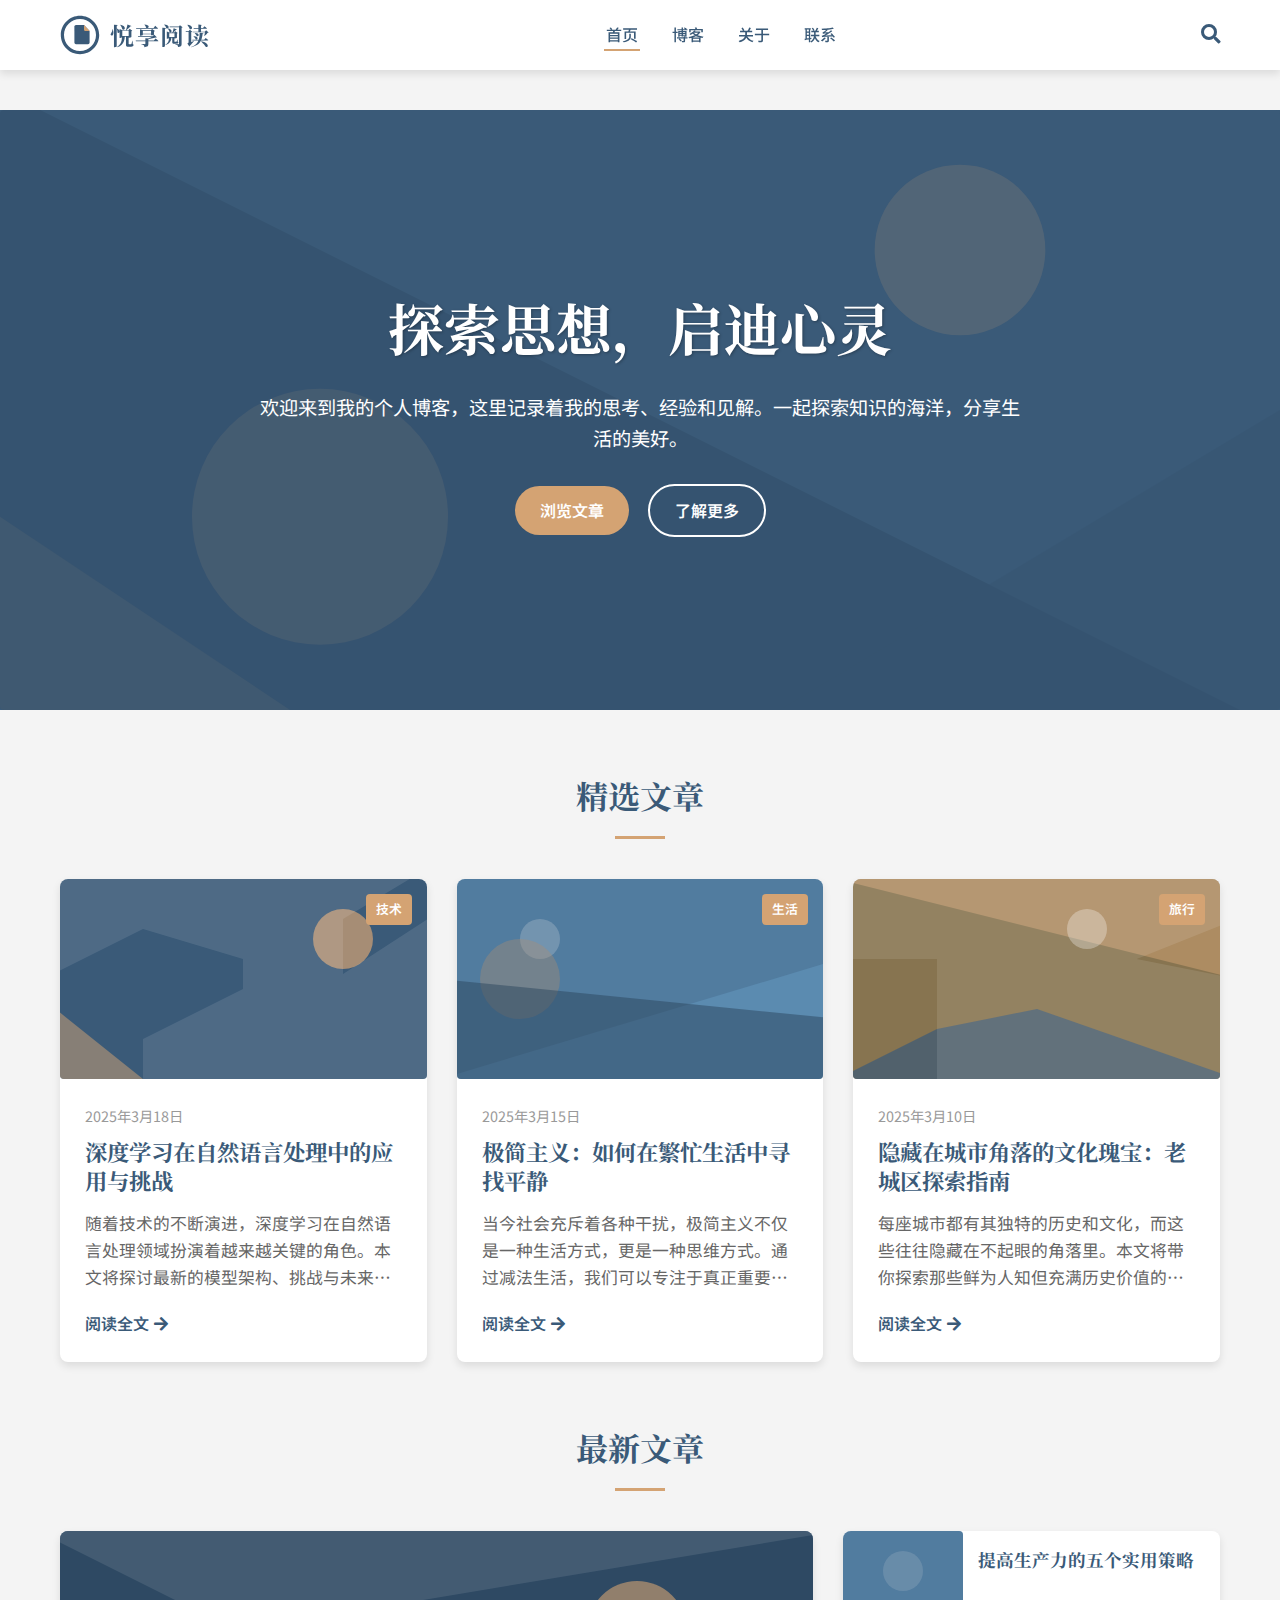
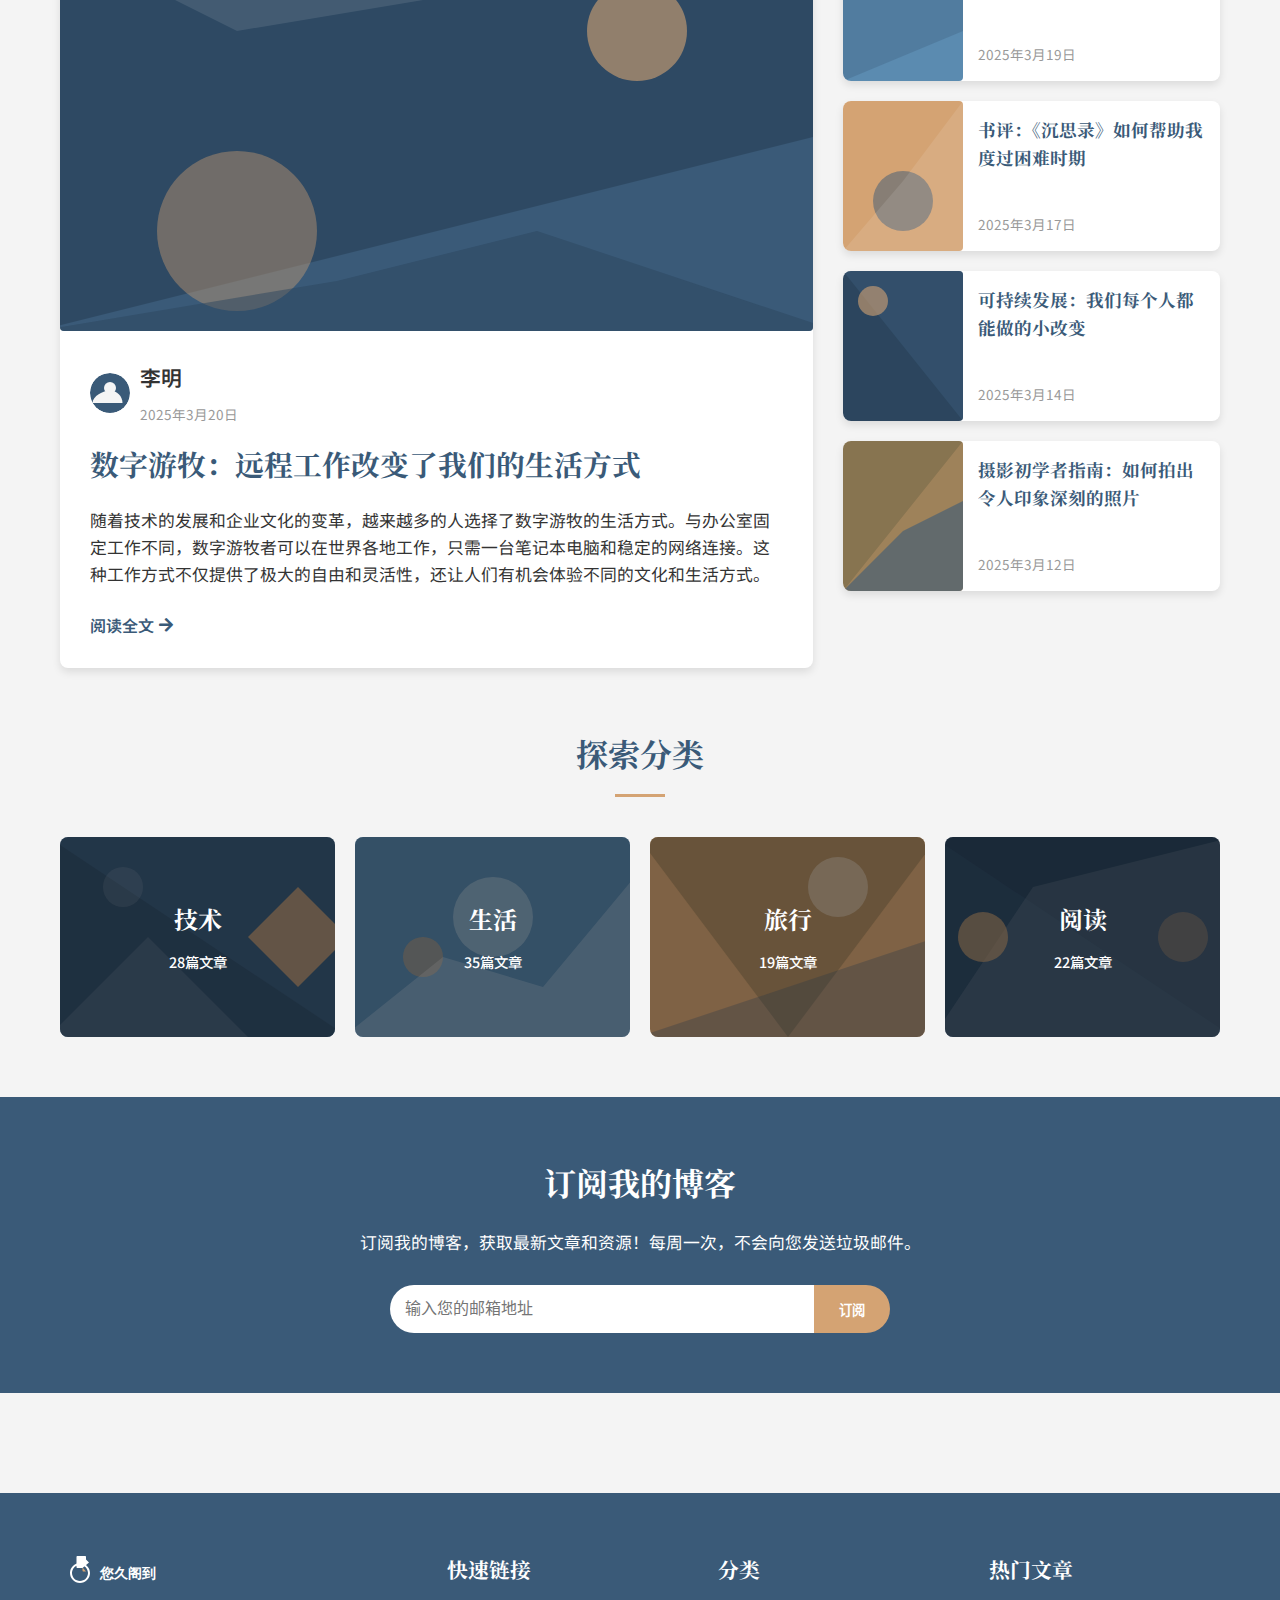
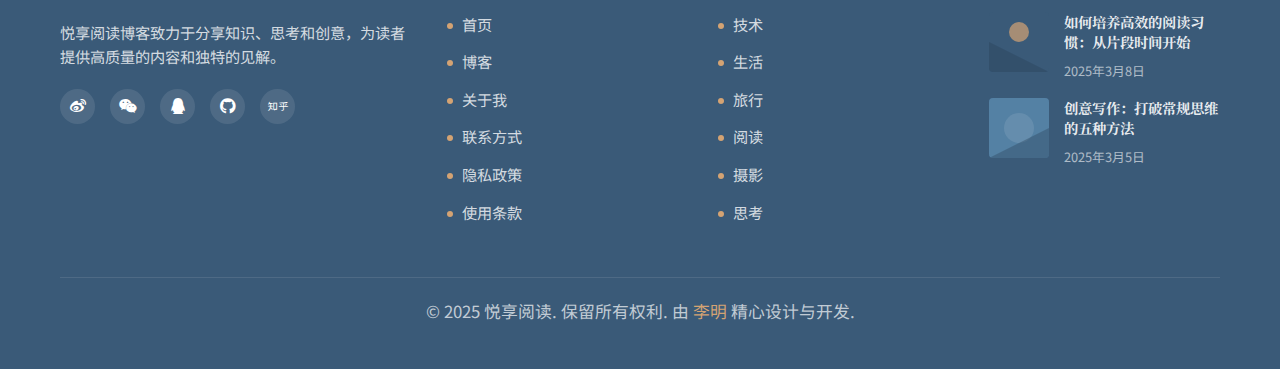
<file: data/index.html>
<!DOCTYPE html>
<html lang="zh-CN">
<head>
    <meta charset="UTF-8">
    <meta name="viewport" content="width=device-width, initial-scale=1.0">
    <title>悦享阅读 | 个人博客</title>
    <style>
        /* 基础样式 */
        :root {
            --primary-color: #3a5a78;
            --secondary-color: #f4f4f4;
            --accent-color: #d4a373;
            --text-color: #333;
            --light-text: #666;
            --very-light-text: #999;
            --white: #fff;
            --black: #111;
            --nav-height: 70px;
            --footer-height: 250px;
            --transition: all 0.3s ease;
            --box-shadow: 0 4px 8px rgba(0, 0, 0, 0.1);
            --font-heading: 'Noto Serif SC', serif;
            --font-body: 'Noto Sans SC', sans-serif;
        }

        * {
            margin: 0;
            padding: 0;
            box-sizing: border-box;
        }

        body {
            font-family: var(--font-body);
            color: var(--text-color);
            line-height: 1.6;
            background-color: var(--secondary-color);
            overflow-x: hidden;
        }

        /* 排版 */
        h1, h2, h3, h4, h5, h6 {
            font-family: var(--font-heading);
            font-weight: 700;
            margin-bottom: 1rem;
            color: var(--primary-color);
        }

        h1 {
            font-size: 2.5rem;
        }

        h2 {
            font-size: 2rem;
        }

        h3 {
            font-size: 1.75rem;
        }

        p {
            margin-bottom: 1.5rem;
            font-size: 1.05rem;
        }

        a {
            text-decoration: none;
            color: var(--primary-color);
            transition: var(--transition);
        }

        a:hover {
            color: var(--accent-color);
        }

        img {
            max-width: 100%;
            height: auto;
            border-radius: 4px;
        }

        .container {
            width: 100%;
            max-width: 1200px;
            margin: 0 auto;
            padding: 0 20px;
        }

        /* 导航栏 */
        header {
            background-color: var(--white);
            box-shadow: var(--box-shadow);
            position: fixed;
            top: 0;
            left: 0;
            width: 100%;
            z-index: 100;
            transition: var(--transition);
        }

        header.scrolled {
            background-color: rgba(255, 255, 255, 0.95);
        }

        .navbar {
            display: flex;
            justify-content: space-between;
            align-items: center;
            height: var(--nav-height);
        }

        .logo {
            display: flex;
            align-items: center;
        }

        .logo img {
            height: 40px;
            margin-right: 10px;
        }

        .logo a {
            font-family: var(--font-heading);
            font-size: 1.5rem;
            font-weight: 700;
            letter-spacing: 1px;
            color: var(--primary-color);
        }

        .nav-links {
            display: flex;
            list-style: none;
        }

        .nav-links li {
            margin-left: 30px;
            position: relative;
        }

        .nav-links a {
            font-size: 1rem;
            font-weight: 500;
            position: relative;
            padding: 5px 2px;
        }

        .nav-links a::after {
            content: '';
            position: absolute;
            bottom: 0;
            left: 0;
            width: 0;
            height: 2px;
            background-color: var(--accent-color);
            transition: width 0.3s ease;
        }

        .nav-links a:hover::after,
        .nav-links a.active::after {
            width: 100%;
        }

        .nav-links .dropdown {
            position: relative;
        }

        .dropdown-content {
            position: absolute;
            top: 100%;
            left: -20px;
            background-color: var(--white);
            min-width: 180px;
            box-shadow: var(--box-shadow);
            border-radius: 4px;
            opacity: 0;
            visibility: hidden;
            transform: translateY(10px);
            transition: var(--transition);
            z-index: 1;
            padding: 10px 0;
        }

        .dropdown:hover .dropdown-content {
            opacity: 1;
            visibility: visible;
            transform: translateY(0);
        }

        .dropdown-content a {
            display: block;
            padding: 10px 20px;
            color: var(--text-color);
            font-weight: 400;
        }

        .dropdown-content a:hover {
            background-color: rgba(0, 0, 0, 0.03);
        }

        .burger {
            display: none;
            cursor: pointer;
        }

        .burger div {
            width: 25px;
            height: 3px;
            background-color: var(--primary-color);
            margin: 5px;
            transition: var(--transition);
        }

        /* 搜索框 */
        .search-box {
            display: flex;
            align-items: center;
            position: relative;
        }

        .search-toggle {
            background: none;
            border: none;
            color: var(--primary-color);
            font-size: 1.2rem;
            cursor: pointer;
            transition: var(--transition);
        }

        .search-toggle:hover {
            color: var(--accent-color);
        }

        .search-form {
            position: absolute;
            right: 0;
            top: 100%;
            width: 300px;
            background-color: var(--white);
            box-shadow: var(--box-shadow);
            border-radius: 4px;
            padding: 15px;
            display: none;
            z-index: 10;
        }

        .search-form.active {
            display: block;
            animation: fadeIn 0.3s ease;
        }

        .search-form input {
            width: 100%;
            padding: 10px;
            border: 1px solid #ddd;
            border-radius: 4px;
            font-size: 1rem;
        }

        /* 主内容区 */
        main {
            margin-top: var(--nav-height);
            min-height: calc(100vh - var(--nav-height) - var(--footer-height));
            padding: 40px 0;
        }

        /* 英雄区域 */
        .hero {
            height: 600px;
            display: flex;
            align-items: center;
            justify-content: center;
            position: relative;
            background-color: var(--primary-color);
            color: var(--white);
            margin-bottom: 60px;
            overflow: hidden;
        }

        .hero-img {
            position: absolute;
            top: 0;
            left: 0;
            width: 100%;
            height: 100%;
            object-fit: cover;
            opacity: 0.3;
        }

        .hero-content {
            position: relative;
            z-index: 1;
            text-align: center;
            max-width: 800px;
            padding: 0 20px;
        }

        .hero h1 {
            font-size: 3.5rem;
            margin-bottom: 20px;
            color: var(--white);
            text-shadow: 1px 1px 3px rgba(0, 0, 0, 0.3);
        }

        .hero p {
            font-size: 1.2rem;
            margin-bottom: 30px;
        }

        .btn {
            display: inline-block;
            padding: 12px 25px;
            background-color: var(--accent-color);
            color: var(--white);
            border-radius: 30px;
            font-weight: 600;
            transition: var(--transition);
            border: none;
            cursor: pointer;
        }

        .btn:hover {
            background-color: darken(var(--accent-color), 10%);
            transform: translateY(-2px);
            box-shadow: 0 5px 15px rgba(0, 0, 0, 0.1);
        }

        .btn-outline {
            background-color: transparent;
            border: 2px solid var(--white);
            margin-left: 15px;
        }

        .btn-outline:hover {
            background-color: var(--white);
            color: var(--primary-color);
        }

        /* 特色内容 */
        .featured {
            margin-bottom: 60px;
        }

        .section-title {
            text-align: center;
            margin-bottom: 40px;
            position: relative;
        }

        .section-title:after {
            content: '';
            display: block;
            width: 50px;
            height: 3px;
            background-color: var(--accent-color);
            margin: 15px auto 0;
        }

        .featured-grid {
            display: grid;
            grid-template-columns: repeat(3, 1fr);
            gap: 30px;
        }

        .featured-post {
            background-color: var(--white);
            border-radius: 8px;
            overflow: hidden;
            box-shadow: var(--box-shadow);
            transition: var(--transition);
        }

        .featured-post:hover {
            transform: translateY(-5px);
            box-shadow: 0 10px 20px rgba(0, 0, 0, 0.1);
        }

        .featured-img {
            height: 200px;
            position: relative;
            overflow: hidden;
        }

        .featured-img img {
            width: 100%;
            height: 100%;
            object-fit: cover;
            transition: transform 0.5s ease;
        }

        .featured-post:hover .featured-img img {
            transform: scale(1.05);
        }

        .featured-label {
            position: absolute;
            top: 15px;
            right: 15px;
            background-color: var(--accent-color);
            color: var(--white);
            padding: 5px 10px;
            border-radius: 4px;
            font-size: 0.8rem;
            font-weight: 600;
        }

        .featured-content {
            padding: 25px;
        }

        .featured-date {
            color: var(--very-light-text);
            font-size: 0.9rem;
            margin-bottom: 10px;
            display: block;
        }

        .featured-title {
            font-size: 1.4rem;
            margin-bottom: 15px;
            line-height: 1.3;
        }

        .featured-excerpt {
            color: var(--light-text);
            margin-bottom: 20px;
            display: -webkit-box;
            -webkit-line-clamp: 3;
            -webkit-box-orient: vertical;
            overflow: hidden;
        }

        .read-more {
            font-weight: 600;
            display: inline-flex;
            align-items: center;
        }

        .read-more i {
            margin-left: 5px;
            transition: transform 0.3s ease;
        }

        .read-more:hover i {
            transform: translateX(5px);
        }

        /* 最新文章 */
        .latest-posts {
            margin-bottom: 60px;
        }

        .posts-grid {
            display: grid;
            grid-template-columns: 2fr 1fr;
            gap: 30px;
        }

        .main-post {
            background-color: var(--white);
            border-radius: 8px;
            overflow: hidden;
            box-shadow: var(--box-shadow);
        }

        .main-post-img {
            height: 400px;
        }

        .main-post-img img {
            width: 100%;
            height: 100%;
            object-fit: cover;
        }

        .main-post-content {
            padding: 30px;
        }

        .post-meta {
            display: flex;
            align-items: center;
            margin-bottom: 15px;
        }

        .author-img {
            width: 40px;
            height: 40px;
            border-radius: 50%;
            object-fit: cover;
            margin-right: 10px;
        }

        .post-info span {
            display: block;
        }

        .author-name {
            font-weight: 600;
        }

        .post-date {
            font-size: 0.85rem;
            color: var(--very-light-text);
        }

        .main-post-title {
            font-size: 1.8rem;
            margin-bottom: 20px;
        }

        .main-post-excerpt {
            margin-bottom: 25px;
        }

        .sidebar-posts {
            display: flex;
            flex-direction: column;
            gap: 20px;
        }

        .sidebar-post {
            background-color: var(--white);
            border-radius: 8px;
            box-shadow: var(--box-shadow);
            overflow: hidden;
            display: flex;
            height: 150px;
        }

        .sidebar-post-img {
            flex: 0 0 120px;
        }

        .sidebar-post-img img {
            width: 100%;
            height: 100%;
            object-fit: cover;
        }

        .sidebar-post-content {
            padding: 15px;
            flex: 1;
            display: flex;
            flex-direction: column;
            justify-content: space-between;
        }

        .sidebar-post-title {
            font-size: 1.1rem;
            margin-bottom: 5px;
            display: -webkit-box;
            -webkit-line-clamp: 2;
            -webkit-box-orient: vertical;
            overflow: hidden;
        }

        .sidebar-post-date {
            font-size: 0.85rem;
            color: var(--very-light-text);
        }

        /* 分类部分 */
        .categories {
            margin-bottom: 60px;
        }

        .categories-grid {
            display: grid;
            grid-template-columns: repeat(4, 1fr);
            gap: 20px;
        }

        .category-card {
            position: relative;
            border-radius: 8px;
            height: 200px;
            overflow: hidden;
            display: flex;
            align-items: center;
            justify-content: center;
            text-align: center;
            color: var(--white);
            transition: var(--transition);
        }

        .category-card:hover {
            transform: translateY(-5px);
        }

        .category-card::before {
            content: '';
            position: absolute;
            top: 0;
            left: 0;
            width: 100%;
            height: 100%;
            background-color: rgba(0, 0, 0, 0.4);
            transition: var(--transition);
        }

        .category-card:hover::before {
            background-color: rgba(0, 0, 0, 0.6);
        }

        .category-card img {
            position: absolute;
            top: 0;
            left: 0;
            width: 100%;
            height: 100%;
            object-fit: cover;
            z-index: -1;
        }

        .category-content {
            position: relative;
            z-index: 1;
            padding: 20px;
        }

        .category-title {
            font-size: 1.5rem;
            color: var(--white);
            margin-bottom: 10px;
        }

        .category-count {
            font-size: 0.9rem;
            font-weight: 500;
        }

        /* 订阅部分 */
        .subscribe {
            background-color: var(--primary-color);
            padding: 60px 0;
            color: var(--white);
            text-align: center;
            margin-bottom: 60px;
        }

        .subscribe h2 {
            color: var(--white);
            margin-bottom: 20px;
        }

        .subscribe p {
            max-width: 600px;
            margin: 0 auto 30px;
        }

        .subscribe-form {
            display: flex;
            max-width: 500px;
            margin: 0 auto;
        }

        .subscribe-form input {
            flex: 1;
            padding: 15px;
            border: none;
            border-radius: 30px 0 0 30px;
            font-size: 1rem;
        }

        .subscribe-form button {
            padding: 0 25px;
            background-color: var(--accent-color);
            color: var(--white);
            border: none;
            border-radius: 0 30px 30px 0;
            font-weight: 600;
            cursor: pointer;
            transition: var(--transition);
        }

        .subscribe-form button:hover {
            background-color: darken(var(--accent-color), 10%);
        }

        /* 博客列表页 */
        .blog-header {
            padding: 100px 0 50px;
            text-align: center;
            background-color: var(--primary-color);
            color: var(--white);
            margin-bottom: 50px;
        }

        .blog-header h1 {
            color: var(--white);
            margin-bottom: 20px;
        }

        .blog-description {
            max-width: 700px;
            margin: 0 auto;
            font-size: 1.1rem;
        }

        .filter-bar {
            display: flex;
            justify-content: space-between;
            align-items: center;
            margin-bottom: 30px;
            background-color: var(--white);
            padding: 15px 25px;
            border-radius: 8px;
            box-shadow: var(--box-shadow);
        }

        .filter-options {
            display: flex;
            gap: 15px;
        }

        .filter-btn {
            background: none;
            border: none;
            font-size: 0.9rem;
            color: var(--light-text);
            cursor: pointer;
            transition: var(--transition);
            padding: 5px 10px;
            border-radius: 4px;
        }

        .filter-btn:hover,
        .filter-btn.active {
            background-color: var(--accent-color);
            color: var(--white);
        }

        .sort-options {
            position: relative;
        }

        .sort-btn {
            display: flex;
            align-items: center;
            gap: 5px;
            background: none;
            border: none;
            font-size: 0.9rem;
            color: var(--text-color);
            cursor: pointer;
        }

        .sort-dropdown {
            position: absolute;
            top: 100%;
            right: 0;
            background-color: var(--white);
            box-shadow: var(--box-shadow);
            border-radius: 4px;
            width: 180px;
            display: none;
            z-index: 10;
        }

        .sort-dropdown.active {
            display: block;
        }

        .sort-option {
            display: block;
            padding: 10px 15px;
            font-size: 0.9rem;
            transition: var(--transition);
        }

        .sort-option:hover {
            background-color: rgba(0, 0, 0, 0.03);
        }

        .blog-grid {
            display: grid;
            grid-template-columns: repeat(3, 1fr);
            gap: 30px;
            margin-bottom: 50px;
        }

        .blog-card {
            background-color: var(--white);
            border-radius: 8px;
            overflow: hidden;
            box-shadow: var(--box-shadow);
            transition: var(--transition);
        }

        .blog-card:hover {
            transform: translateY(-5px);
            box-shadow: 0 10px 20px rgba(0, 0, 0, 0.1);
        }

        .blog-card-img {
            height: 200px;
        }

        .blog-card-img img {
            width: 100%;
            height: 100%;
            object-fit: cover;
            transition: transform 0.5s ease;
        }

        .blog-card:hover .blog-card-img img {
            transform: scale(1.05);
        }

        .blog-card-content {
            padding: 25px;
        }

        .blog-card-meta {
            display: flex;
            justify-content: space-between;
            margin-bottom: 15px;
            color: var(--very-light-text);
            font-size: 0.85rem;
        }

        .blog-card-title {
            font-size: 1.4rem;
            margin-bottom: 15px;
            line-height: 1.3;
            display: -webkit-box;
            -webkit-line-clamp: 2;
            -webkit-box-orient: vertical;
            overflow: hidden;
        }

        .blog-card-excerpt {
            color: var(--light-text);
            margin-bottom: 20px;
            display: -webkit-box;
            -webkit-line-clamp: 3;
            -webkit-box-orient: vertical;
            overflow: hidden;
        }

        .pagination {
            display: flex;
            justify-content: center;
            margin-top: 50px;
        }

        .pagination-btn {
            display: inline-flex;
            align-items: center;
            justify-content: center;
            width: 40px;
            height: 40px;
            margin: 0 5px;
            border-radius: 50%;
            background-color: var(--white);
            color: var(--text-color);
            font-weight: 600;
            box-shadow: var(--box-shadow);
            transition: var(--transition);
        }

        .pagination-btn:hover,
        .pagination-btn.active {
            background-color: var(--primary-color);
            color: var(--white);
        }

        .pagination-dots {
            display: flex;
            align-items: center;
            margin: 0 5px;
        }

        /* 文章详情页 */
        .article-header {
            position: relative;
            height: 500px;
            display: flex;
            align-items: center;
            justify-content: center;
            text-align: center;
            color: var(--white);
            margin-bottom: 40px;
        }

        .article-header::before {
            content: '';
            position: absolute;
            top: 0;
            left: 0;
            width: 100%;
            height: 100%;
            background-color: rgba(0, 0, 0, 0.5);
        }

        .article-header-img {
            position: absolute;
            top: 0;
            left: 0;
            width: 100%;
            height: 100%;
            object-fit: cover;
            z-index: -1;
        }

        .article-header-content {
            position: relative;
            z-index: 1;
            max-width: 800px;
            padding: 0 20px;
        }

        .article-category {
            display: inline-block;
            background-color: var(--accent-color);
            color: var(--white);
            padding: 5px 15px;
            border-radius: 30px;
            font-size: 0.9rem;
            font-weight: 600;
            margin-bottom: 20px;
        }

        .article-title {
            font-size: 3rem;
            margin-bottom: 20px;
            color: var(--white);
        }

        .article-meta {
            display: flex;
            justify-content: center;
            align-items: center;
            margin-bottom: 20px;
        }

        .article-author {
            display: flex;
            align-items: center;
            margin-right: 30px;
        }

        .article-date,
        .article-views,
        .article-comments {
            display: flex;
            align-items: center;
            margin-right: 20px;
            font-size: 0.9rem;
        }

        .article-meta i {
            margin-right: 5px;
        }

        .article-wrapper {
            display: grid;
            grid-template-columns: 1fr 300px;
            gap: 30px;
        }

        .article-content {
            background-color: var(--white);
            border-radius: 8px;
            padding: 40px;
            box-shadow: var(--box-shadow);
        }

        .article-text p {
            margin-bottom: 20px;
            font-size: 1.1rem;
            line-height: 1.8;
        }

        .article-text h2 {
            margin-top: 40px;
            margin-bottom: 20px;
            font-size: 1.8rem;
        }

        .article-text h3 {
            margin-top: 30px;
            margin-bottom: 15px;
            font-size: 1.5rem;
        }

        .article-text img {
            margin: 30px 0;
            display: block;
        }

        .article-text blockquote {
            border-left: 4px solid var(--accent-color);
            padding: 15px 20px;
            margin: 30px 0;
            background-color: rgba(0, 0, 0, 0.03);
            font-style: italic;
            color: var(--light-text);
        }

        .article-text ul,
        .article-text ol {
            margin: 20px 0;
            padding-left: 20px;
        }

        .article-text li {
            margin-bottom: 10px;
            line-height: 1.6;
        }

        .article-text a {
            border-bottom: 1px dashed var(--accent-color);
        }

        .article-text a:hover {
            border-bottom-style: solid;
        }

        .article-text .code-block {
            background-color: #f8f8f8;
            padding: 20px;
            border-radius: 4px;
            margin: 30px 0;
            font-family: 'Courier New', Courier, monospace;
            overflow-x: auto;
        }

        .article-tags {
            margin-top: 40px;
            display: flex;
            flex-wrap: wrap;
            gap: 10px;
        }

        .article-tag {
            display: inline-block;
            background-color: rgba(0, 0, 0, 0.05);
            color: var(--light-text);
            padding: 5px 15px;
            border-radius: 30px;
            font-size: 0.85rem;
            transition: var(--transition);
        }

        .article-tag:hover {
            background-color: var(--accent-color);
            color: var(--white);
        }

        .article-share {
            margin-top: 30px;
            display: flex;
            align-items: center;
            padding-top: 30px;
            border-top: 1px solid rgba(0, 0, 0, 0.1);
        }

        .share-title {
            margin-right: 20px;
            font-weight: 600;
        }

        .share-buttons {
            display: flex;
            gap: 15px;
        }

        .share-button {
            display: inline-flex;
            align-items: center;
            justify-content: center;
            width: 40px;
            height: 40px;
            border-radius: 50%;
            background-color: rgba(0, 0, 0, 0.05);
            color: var(--light-text);
            transition: var(--transition);
        }

        .share-button:hover {
            background-color: var(--primary-color);
            color: var(--white);
        }

        .article-author-bio {
            margin-top: 50px;
            padding: 30px;
            background-color: rgba(0, 0, 0, 0.02);
            border-radius: 8px;
            display: flex;
            align-items: center;
        }

        .author-bio-img {
            width: 80px;
            height: 80px;
            border-radius: 50%;
            margin-right: 20px;
        }

        .author-bio-content h4 {
            margin-bottom: 10px;
        }

        .author-bio-content p {
            margin-bottom: 15px;
            font-size: 0.95rem;
        }

        .author-social {
            display: flex;
            gap: 10px;
        }

        .author-social a {
            display: inline-flex;
            align-items: center;
            justify-content: center;
            width: 30px;
            height: 30px;
            border-radius: 50%;
            background-color: rgba(0, 0, 0, 0.1);
            color: var(--text-color);
            transition: var(--transition);
        }

        .author-social a:hover {
            background-color: var(--primary-color);
            color: var(--white);
        }

        .article-comments-section {
            margin-top: 50px;
        }

        .comments-title {
            margin-bottom: 30px;
            display: flex;
            align-items: center;
            justify-content: space-between;
        }

        .comments-count {
            font-size: 1.2rem;
            font-weight: 600;
        }

        .comments-sort {
            font-size: 0.9rem;
            color: var(--light-text);
            cursor: pointer;
        }

        .comment {
            display: flex;
            margin-bottom: 30px;
        }

        .comment-avatar {
            width: 50px;
            height: 50px;
            border-radius: 50%;
            margin-right: 20px;
        }

        .comment-content {
            flex: 1;
        }

        .comment-header {
            display: flex;
            justify-content: space-between;
            margin-bottom: 10px;
        }

        .comment-author {
            font-weight: 600;
        }

        .comment-date {
            font-size: 0.85rem;
            color: var(--very-light-text);
        }

        .comment-text {
            margin-bottom: 15px;
            font-size: 0.95rem;
            line-height: 1.6;
        }

        .comment-actions {
            display: flex;
            gap: 20px;
        }

        .comment-action {
            display: flex;
            align-items: center;
            font-size: 0.85rem;
            color: var(--light-text);
            cursor: pointer;
        }

        .comment-action i {
            margin-right: 5px;
        }

        .comment-action:hover {
            color: var(--accent-color);
        }

        .comment-replies {
            margin-left: 70px;
            margin-top: 20px;
        }

        .comment-form {
            margin-top: 40px;
        }

        .comment-form h3 {
            margin-bottom: 20px;
        }

        .form-group {
            margin-bottom: 20px;
        }

        .form-group label {
            display: block;
            margin-bottom: 8px;
            font-weight: 500;
        }

        .form-group input,
        .form-group textarea {
            width: 100%;
            padding: 12px 15px;
            border: 1px solid #ddd;
            border-radius: 4px;
            font-size: 1rem;
            transition: var(--transition);
        }

        .form-group input:focus,
        .form-group textarea:focus {
            border-color: var(--primary-color);
            outline: none;
        }

        .form-group textarea {
            min-height: 150px;
            resize: vertical;
        }

        /* 侧边栏 */
        .sidebar {
            position: sticky;
            top: calc(var(--nav-height) + 30px);
            height: fit-content;
        }

        .sidebar-widget {
            background-color: var(--white);
            border-radius: 8px;
            overflow: hidden;
            box-shadow: var(--box-shadow);
            margin-bottom: 30px;
        }

        .widget-title {
            padding: 20px;
            background-color: var(--primary-color);
            color: var(--white);
            font-size: 1.2rem;
            margin: 0;
        }

        .widget-content {
            padding: 20px;
        }

        .author-widget {
            text-align: center;
        }

        .author-avatar {
            width: 100px;
            height: 100px;
            border-radius: 50%;
            margin: 0 auto 15px;
            border: 5px solid rgba(0, 0, 0, 0.05);
        }

        .author-name {
            font-size: 1.3rem;
            margin-bottom: 10px;
        }

        .author-bio {
            font-size: 0.95rem;
            color: var(--light-text);
            margin-bottom: 20px;
        }

        .social-links {
            display: flex;
            justify-content: center;
            gap: 15px;
            margin-bottom: 15px;
        }

        .social-link {
            display: inline-flex;
            align-items: center;
            justify-content: center;
            width: 35px;
            height: 35px;
            border-radius: 50%;
            background-color: rgba(0, 0, 0, 0.05);
            color: var(--light-text);
            transition: var(--transition);
        }

        .social-link:hover {
            background-color: var(--primary-color);
            color: var(--white);
        }

        .popular-posts-widget .widget-content {
            padding: 0;
        }

        .popular-post {
            display: flex;
            padding: 15px 20px;
            border-bottom: 1px solid rgba(0, 0, 0, 0.05);
        }

        .popular-post:last-child {
            border-bottom: none;
        }

        .popular-post-img {
            width: 60px;
            height: 60px;
            border-radius: 4px;
            margin-right: 15px;
            overflow: hidden;
        }

        .popular-post-img img {
            width: 100%;
            height: 100%;
            object-fit: cover;
        }

        .popular-post-content {
            flex: 1;
        }

        .popular-post-title {
            font-size: 0.95rem;
            font-weight: 600;
            margin-bottom: 5px;
            display: -webkit-box;
            -webkit-line-clamp: 2;
            -webkit-box-orient: vertical;
            overflow: hidden;
        }

        .popular-post-date {
            font-size: 0.8rem;
            color: var(--very-light-text);
        }

        .categories-widget .widget-content {
            padding: 0;
        }

        .widget-category {
            display: flex;
            justify-content: space-between;
            padding: 15px 20px;
            border-bottom: 1px solid rgba(0, 0, 0, 0.05);
            transition: var(--transition);
        }

        .widget-category:last-child {
            border-bottom: none;
        }

        .widget-category:hover {
            background-color: rgba(0, 0, 0, 0.02);
        }

        .widget-category span {
            color: var(--light-text);
            font-size: 0.85rem;
            background-color: rgba(0, 0, 0, 0.05);
            border-radius: 30px;
            padding: 2px 10px;
        }

        .tags-widget .widget-content {
            display: flex;
            flex-wrap: wrap;
            gap: 10px;
        }

        .widget-tag {
            display: inline-block;
            background-color: rgba(0, 0, 0, 0.05);
            color: var(--light-text);
            padding: 5px 12px;
            border-radius: 30px;
            font-size: 0.85rem;
            transition: var(--transition);
        }

        .widget-tag:hover {
            background-color: var(--accent-color);
            color: var(--white);
        }

        .newsletter-widget .widget-content {
            text-align: center;
        }

        .newsletter-text {
            font-size: 0.95rem;
            color: var(--light-text);
            margin-bottom: 20px;
        }

        .newsletter-form {
            display: flex;
            flex-direction: column;
        }

        .newsletter-input {
            padding: 12px 15px;
            border: 1px solid #ddd;
            border-radius: 4px;
            font-size: 0.95rem;
            margin-bottom: 15px;
        }

        .newsletter-btn {
            background-color: var(--primary-color);
            color: var(--white);
            border: none;
            border-radius: 4px;
            padding: 12px;
            font-weight: 600;
            cursor: pointer;
            transition: var(--transition);
        }

        .newsletter-btn:hover {
            background-color: darken(var(--primary-color), 10%);
        }

        /* 关于页面 */
        .about-hero {
            padding: 100px 0;
            text-align: center;
            background-color: var(--primary-color);
            color: var(--white);
            margin-bottom: 60px;
        }

        .about-hero h1 {
            color: var(--white);
            font-size: 3rem;
            margin-bottom: 30px;
        }

        .about-hero p {
            max-width: 800px;
            margin: 0 auto;
            font-size: 1.2rem;
        }

        .about-section {
            margin-bottom: 60px;
        }

        .about-grid {
            display: grid;
            grid-template-columns: 1fr 1fr;
            gap: 40px;
            align-items: center;
        }

        .about-image img {
            border-radius: 8px;
            box-shadow: var(--box-shadow);
        }

        .about-content h2 {
            margin-bottom: 25px;
        }

        .about-content p {
            margin-bottom: 20px;
            font-size: 1.05rem;
            line-height: 1.8;
        }

        .story-section {
            background-color: var(--white);
            padding: 60px 0;
            margin-bottom: 60px;
        }

        .timeline {
            position: relative;
            max-width: 800px;
            margin: 0 auto;
            padding: 40px 0;
        }

        .timeline::before {
            content: '';
            position: absolute;
            top: 0;
            left: 50%;
            transform: translateX(-50%);
            width: 2px;
            height: 100%;
            background-color: rgba(0, 0, 0, 0.1);
        }

        .timeline-item {
            position: relative;
            margin-bottom: 60px;
        }

        .timeline-item:last-child {
            margin-bottom: 0;
        }

        .timeline-dot {
            position: absolute;
            top: 0;
            left: 50%;
            transform: translateX(-50%);
            width: 20px;
            height: 20px;
            border-radius: 50%;
            background-color: var(--accent-color);
            border: 4px solid var(--white);
        }

        .timeline-content {
            position: relative;
            width: 45%;
            padding: 25px;
            background-color: var(--white);
            border-radius: 8px;
            box-shadow: var(--box-shadow);
        }

        .timeline-item:nth-child(odd) .timeline-content {
            margin-left: auto;
        }

        .timeline-item:nth-child(even) .timeline-content::before,
        .timeline-item:nth-child(odd) .timeline-content::before {
            content: '';
            position: absolute;
            top: 10px;
            width: 20px;
            height: 20px;
            background-color: var(--white);
            transform: rotate(45deg);
        }

        .timeline-item:nth-child(even) .timeline-content::before {
            right: -10px;
        }

        .timeline-item:nth-child(odd) .timeline-content::before {
            left: -10px;
        }

        .timeline-date {
            display: inline-block;
            padding: 5px 15px;
            background-color: var(--accent-color);
            color: var(--white);
            border-radius: 30px;
            font-size: 0.9rem;
            font-weight: 600;
            margin-bottom: 15px;
        }

        .timeline-title {
            font-size: 1.4rem;
            margin-bottom: 15px;
        }

        .timeline-text {
            font-size: 0.95rem;
            line-height: 1.6;
        }

        .skills-section {
            margin-bottom: 60px;
        }

        .skills-grid {
            display: grid;
            grid-template-columns: repeat(3, 1fr);
            gap: 30px;
        }

        .skill-card {
            background-color: var(--white);
            border-radius: 8px;
            padding: 30px;
            text-align: center;
            box-shadow: var(--box-shadow);
            transition: var(--transition);
        }

        .skill-card:hover {
            transform: translateY(-5px);
        }

        .skill-icon {
            font-size: 2.5rem;
            color: var(--accent-color);
            margin-bottom: 20px;
        }

        .skill-title {
            font-size: 1.3rem;
            margin-bottom: 15px;
        }

        .skill-description {
            font-size: 0.95rem;
            color: var(--light-text);
            line-height: 1.6;
        }

        .testimonials-section {
            background-color: var(--white);
            padding: 60px 0;
            margin-bottom: 60px;
        }

        .testimonials-slider {
            max-width: 800px;
            margin: 0 auto;
            position: relative;
        }

        .testimonial {
            padding: 30px;
            text-align: center;
        }

        .testimonial-content {
            font-size: 1.2rem;
            font-style: italic;
            color: var(--light-text);
            margin-bottom: 25px;
            line-height: 1.8;
        }

        .testimonial-author {
            display: flex;
            flex-direction: column;
            align-items: center;
        }

        .testimonial-avatar {
            width: 70px;
            height: 70px;
            border-radius: 50%;
            margin-bottom: 15px;
        }

        .testimonial-name {
            font-size: 1.1rem;
            font-weight: 600;
            margin-bottom: 5px;
        }

        .testimonial-position {
            font-size: 0.9rem;
            color: var(--very-light-text);
        }

        .testimonial-nav {
            display: flex;
            justify-content: center;
            margin-top: 30px;
            gap: 15px;
        }

        .testimonial-dot {
            width: 12px;
            height: 12px;
            border-radius: 50%;
            background-color: rgba(0, 0, 0, 0.1);
            cursor: pointer;
            transition: var(--transition);
        }

        .testimonial-dot.active,
        .testimonial-dot:hover {
            background-color: var(--accent-color);
        }

        .cta-section {
            text-align: center;
            padding: 60px 0;
            background-color: var(--primary-color);
            color: var(--white);
            margin-bottom: 60px;
        }

        .cta-title {
            font-size: 2.5rem;
            color: var(--white);
            margin-bottom: 20px;
        }

        .cta-text {
            max-width: 700px;
            margin: 0 auto 30px;
            font-size: 1.1rem;
        }

        .cta-buttons {
            display: flex;
            justify-content: center;
            gap: 20px;
        }

        /* 联系页面 */
        .contact-hero {
            padding: 100px 0;
            text-align: center;
            background-color: var(--primary-color);
            color: var(--white);
            margin-bottom: 60px;
        }

        .contact-hero h1 {
            color: var(--white);
            font-size: 3rem;
            margin-bottom: 30px;
        }

        .contact-hero p {
            max-width: 800px;
            margin: 0 auto;
            font-size: 1.2rem;
        }

        .contact-grid {
            display: grid;
            grid-template-columns: 1fr 1fr;
            gap: 40px;
            margin-bottom: 60px;
        }

        .contact-info {
            background-color: var(--white);
            border-radius: 8px;
            padding: 40px;
            box-shadow: var(--box-shadow);
        }

        .contact-info h2 {
            margin-bottom: 30px;
        }

        .contact-text {
            margin-bottom: 30px;
            line-height: 1.8;
        }

        .contact-methods {
            margin-bottom: 30px;
        }

        .contact-method {
            display: flex;
            align-items: center;
            margin-bottom: 20px;
        }

        .contact-icon {
            width: 40px;
            height: 40px;
            border-radius: 50%;
            background-color: rgba(0, 0, 0, 0.05);
            display: flex;
            align-items: center;
            justify-content: center;
            margin-right: 15px;
            color: var(--accent-color);
        }

        .contact-label {
            font-weight: 600;
            margin-bottom: 5px;
        }

        .contact-detail {
            color: var(--light-text);
        }

        .contact-social {
            display: flex;
            gap: 15px;
        }

        .contact-social-link {
            display: inline-flex;
            align-items: center;
            justify-content: center;
            width: 40px;
            height: 40px;
            border-radius: 50%;
            background-color: rgba(0, 0, 0, 0.05);
            color: var(--light-text);
            transition: var(--transition);
        }

        .contact-social-link:hover {
            background-color: var(--primary-color);
            color: var(--white);
        }

        .contact-form {
            background-color: var(--white);
            border-radius: 8px;
            padding: 40px;
            box-shadow: var(--box-shadow);
        }

        .contact-form h2 {
            margin-bottom: 30px;
        }

        .contact-grid-form {
            display: grid;
            grid-template-columns: 1fr 1fr;
            gap: 20px;
        }

        .form-group.full-width {
            grid-column: 1 / -1;
        }

        .map-section {
            margin-bottom: 60px;
        }

        .map-container {
            height: 400px;
            border-radius: 8px;
            overflow: hidden;
            box-shadow: var(--box-shadow);
        }

        .faq-section {
            margin-bottom: 60px;
        }

        .accordion {
            margin-top: 40px;
        }

        .accordion-item {
            background-color: var(--white);
            border-radius: 8px;
            margin-bottom: 15px;
            box-shadow: var(--box-shadow);
            overflow: hidden;
        }

        .accordion-header {
            padding: 20px;
            cursor: pointer;
            font-weight: 600;
            display: flex;
            justify-content: space-between;
            align-items: center;
        }

        .accordion-icon {
            font-size: 1.2rem;
            transition: var(--transition);
        }

        .accordion-icon.active {
            transform: rotate(180deg);
        }

        .accordion-content {
            padding: 0 20px;
            max-height: 0;
            overflow: hidden;
            transition: max-height 0.3s ease, padding 0.3s ease;
        }

        .accordion-content.active {
            padding: 0 20px 20px;
            max-height: 500px;
        }

        .accordion-text {
            color: var(--light-text);
            line-height: 1.8;
        }

        /* 页脚 */
        footer {
            background-color: var(--primary-color);
            color: var(--white);
            padding-top: 60px;
        }

        .footer-grid {
            display: grid;
            grid-template-columns: 1.5fr 1fr 1fr 1fr;
            gap: 40px;
            margin-bottom: 40px;
        }

        .footer-about img {
            height: 40px;
            margin-bottom: 20px;
        }

        .footer-about p {
            margin-bottom: 20px;
            font-size: 0.95rem;
            color: rgba(255, 255, 255, 0.8);
        }

        .footer-social {
            display: flex;
            gap: 15px;
        }

        .footer-social-link {
            display: inline-flex;
            align-items: center;
            justify-content: center;
            width: 35px;
            height: 35px;
            border-radius: 50%;
            background-color: rgba(255, 255, 255, 0.1);
            color: var(--white);
            transition: var(--transition);
        }

        .footer-social-link:hover {
            background-color: var(--accent-color);
            transform: translateY(-3px);
        }

        .footer-widget h3 {
            color: var(--white);
            margin-bottom: 25px;
            font-size: 1.3rem;
        }

        .footer-links {
            list-style: none;
        }

        .footer-links li {
            margin-bottom: 12px;
        }

        .footer-links a {
            color: rgba(255, 255, 255, 0.8);
            font-size: 0.95rem;
            position: relative;
            padding-left: 15px;
        }

        .footer-links a::before {
            content: '';
            position: absolute;
            left: 0;
            top: 10px;
            width: 6px;
            height: 6px;
            border-radius: 50%;
            background-color: var(--accent-color);
        }

        .footer-links a:hover {
            color: var(--white);
        }

        .footer-post {
            display: flex;
            margin-bottom: 15px;
        }

        .footer-post-img {
            width: 60px;
            height: 60px;
            border-radius: 4px;
            margin-right: 15px;
        }

        .footer-post-content {
            flex: 1;
        }

        .footer-post-title {
            font-size: 0.9rem;
            margin-bottom: 5px;
            line-height: 1.4;
            display: -webkit-box;
            -webkit-line-clamp: 2;
            -webkit-box-orient: vertical;
            overflow: hidden;
        }

        .footer-post-title a {
            color: rgba(255, 255, 255, 0.9);
        }

        .footer-post-title a:hover {
            color: var(--accent-color);
        }

        .footer-post-date {
            font-size: 0.8rem;
            color: rgba(255, 255, 255, 0.6);
        }

        .footer-bottom {
            padding: 20px 0;
            border-top: 1px solid rgba(255, 255, 255, 0.1);
            text-align: center;
            font-size: 0.9rem;
            color: rgba(255, 255, 255, 0.7);
        }

        .footer-bottom a {
            color: var(--accent-color);
        }

        /* 回到顶部按钮 */
        .back-to-top {
            position: fixed;
            bottom: 20px;
            right: 20px;
            width: 50px;
            height: 50px;
            border-radius: 50%;
            background-color: var(--accent-color);
            color: var(--white);
            display: flex;
            align-items: center;
            justify-content: center;
            cursor: pointer;
            opacity: 0;
            visibility: hidden;
            transform: translateY(20px);
            transition: var(--transition);
            z-index: 99;
            box-shadow: 0 5px 15px rgba(0, 0, 0, 0.15);
        }

        .back-to-top.active {
            opacity: 1;
            visibility: visible;
            transform: translateY(0);
        }

        .back-to-top:hover {
            background-color: var(--primary-color);
        }

        /* 动画 */
        @keyframes fadeIn {
            from {
                opacity: 0;
            }
            to {
                opacity: 1;
            }
        }

        .animated {
            animation: fadeIn 1s ease;
        }

        /* 响应式设计 */
        @media screen and (max-width: 1200px) {
            .container {
                max-width: 960px;
            }

            .hero h1 {
                font-size: 3rem;
            }

            .featured-grid {
                grid-template-columns: repeat(2, 1fr);
            }

            .categories-grid {
                grid-template-columns: repeat(2, 1fr);
            }

            .blog-grid {
                grid-template-columns: repeat(2, 1fr);
            }

            .footer-grid {
                grid-template-columns: 1fr 1fr;
                row-gap: 40px;
            }
        }

        @media screen and (max-width: 992px) {
            .container {
                max-width: 720px;
            }

            .hero {
                height: 500px;
            }

            .hero h1 {
                font-size: 2.5rem;
            }

            .posts-grid {
                grid-template-columns: 1fr;
                gap: 30px;
            }

            .sidebar-posts {
                display: grid;
                grid-template-columns: repeat(2, 1fr);
                gap: 20px;
            }

            .sidebar-post {
                height: 100%;
                flex-direction: column;
            }

            .sidebar-post-img {
                flex: 0 0 150px;
                width: 100%;
            }

            .article-wrapper {
                grid-template-columns: 1fr;
            }

            .sidebar {
                margin-top: 40px;
                position: static;
            }

            .about-grid,
            .contact-grid {
                grid-template-columns: 1fr;
                gap: 30px;
            }

            .about-image {
                order: -1;
            }

            .timeline-content {
                width: 65%;
            }
        }

        @media screen and (max-width: 768px) {
            .container {
                max-width: 540px;
            }

            .nav-links {
                position: fixed;
                top: var(--nav-height);
                right: -100%;
                height: calc(100vh - var(--nav-height));
                width: 270px;
                background-color: var(--white);
                flex-direction: column;
                padding: 40px 20px;
                transition: right 0.3s ease;
                box-shadow: -5px 0 15px rgba(0, 0, 0, 0.1);
                z-index: 10;
            }

            .nav-links.active {
                right: 0;
            }

            .nav-links li {
                margin: 0 0 20px 0;
            }

            .nav-links a {
                font-size: 1.1rem;
            }

            .dropdown-content {
                position: static;
                opacity: 1;
                visibility: visible;
                transform: none;
                box-shadow: none;
                min-width: auto;
                background-color: rgba(0, 0, 0, 0.02);
                margin-top: 10px;
                display: none;
            }

            .dropdown.active .dropdown-content {
                display: block;
            }

            .burger {
                display: block;
            }

            .burger.active div:nth-child(1) {
                transform: rotate(45deg) translate(5px, 5px);
            }

            .burger.active div:nth-child(2) {
                opacity: 0;
            }

            .burger.active div:nth-child(3) {
                transform: rotate(-45deg) translate(7px, -7px);
            }

            .hero h1 {
                font-size: 2rem;
            }

            .featured-grid {
                grid-template-columns: 1fr;
            }

            .blog-grid {
                grid-template-columns: 1fr;
            }

            .sidebar-posts {
                grid-template-columns: 1fr;
            }

            .sidebar-post {
                flex-direction: row;
                height: 150px;
            }

            .sidebar-post-img {
                flex: 0 0 120px;
            }

            .skills-grid {
                grid-template-columns: 1fr;
            }

            .timeline::before {
                left: 30px;
            }

            .timeline-dot {
                left: 30px;
            }

            .timeline-content {
                width: calc(100% - 60px);
                margin-left: 60px !important;
            }

            .timeline-item:nth-child(even) .timeline-content::before,
            .timeline-item:nth-child(odd) .timeline-content::before {
                left: -10px;
            }

            .footer-grid {
                grid-template-columns: 1fr;
            }

            .contact-grid-form {
                grid-template-columns: 1fr;
            }
        }

        @media screen and (max-width: 576px) {
            .hero {
                height: 400px;
            }

            .hero h1 {
                font-size: 1.8rem;
            }

            .hero p {
                font-size: 1rem;
            }

            .btn {
                padding: 10px 20px;
                font-size: 0.9rem;
            }

            .hero .btn {
                display: block;
                margin: 0 auto 15px;
                max-width: 200px;
            }

            .btn-outline {
                margin-left: 0;
            }

            .article-header {
                height: 400px;
            }

            .article-title {
                font-size: 2rem;
            }

            .article-content {
                padding: 25px;
            }

            .article-meta {
                flex-wrap: wrap;
            }

            .article-author,
            .article-date,
            .article-views,
            .article-comments {
                margin-bottom: 10px;
            }

            .article-author-bio {
                flex-direction: column;
                text-align: center;
            }

            .author-bio-img {
                margin: 0 auto 20px;
            }

            .comment {
                flex-direction: column;
            }

            .comment-avatar {
                margin: 0 0 15px 0;
            }

            .comment-replies {
                margin-left: 20px;
            }
        }
    </style>
</head>
<body>
    <!-- 顶部导航栏 -->
    <header>
        <div class="container">
            <nav class="navbar">
                <div class="logo">
                    <img src="[data-uri]" alt="Logo">
                    <a href="index.html">悦享阅读</a>
                </div>
                <ul class="nav-links">
                    <li><a href="index.html" class="active">首页</a></li>
                    <li class="dropdown">
                        <a href="blog.html">博客</a>
                        <div class="dropdown-content">
                            <a href="category.html">技术</a>
                            <a href="category.html">生活</a>
                            <a href="category.html">旅行</a>
                            <a href="category.html">阅读</a>
                        </div>
                    </li>
                    <li><a href="about.html">关于</a></li>
                    <li><a href="contact.html">联系</a></li>
                </ul>
                <div class="search-box">
                    <button class="search-toggle">
                        <i class="fas fa-search"></i>
                    </button>
                    <div class="search-form">
                        <input type="text" placeholder="搜索...">
                    </div>
                </div>
                <div class="burger">
                    <div></div>
                    <div></div>
                    <div></div>
                </div>
            </nav>
        </div>
    </header>

    <!-- 主内容区域 -->
    <main>
        <!-- 英雄区域 -->
        <section class="hero">
            <img src="[data-uri]" class="hero-img" alt="Hero Background">
            <div class="hero-content">
                <h1>探索思想，启迪心灵</h1>
                <p>欢迎来到我的个人博客，这里记录着我的思考、经验和见解。一起探索知识的海洋，分享生活的美好。</p>
                <a href="blog.html" class="btn">浏览文章</a>
                <a href="about.html" class="btn btn-outline">了解更多</a>
            </div>
        </section>

        <!-- 特色内容 -->
        <section class="featured">
            <div class="container">
                <h2 class="section-title">精选文章</h2>
                <div class="featured-grid">
                    <article class="featured-post">
                        <div class="featured-img">
                            <img src="[data-uri]" alt="Featured Image">
                            <span class="featured-label">技术</span>
                        </div>
                        <div class="featured-content">
                            <span class="featured-date">2025年3月18日</span>
                            <h3 class="featured-title">深度学习在自然语言处理中的应用与挑战</h3>
                            <p class="featured-excerpt">随着技术的不断演进，深度学习在自然语言处理领域扮演着越来越关键的角色。本文将探讨最新的模型架构、挑战与未来方向。</p>
                            <a href="article.html" class="read-more">阅读全文 <i class="fas fa-arrow-right"></i></a>
                        </div>
                    </article>
                    <article class="featured-post">
                        <div class="featured-img">
                            <img src="[data-uri]" alt="Featured Image">
                            <span class="featured-label">生活</span>
                        </div>
                        <div class="featured-content">
                            <span class="featured-date">2025年3月15日</span>
                            <h3 class="featured-title">极简主义：如何在繁忙生活中寻找平静</h3>
                            <p class="featured-excerpt">当今社会充斥着各种干扰，极简主义不仅是一种生活方式，更是一种思维方式。通过减法生活，我们可以专注于真正重要的事物。</p>
                            <a href="article.html" class="read-more">阅读全文 <i class="fas fa-arrow-right"></i></a>
                        </div>
                    </article>
                    <article class="featured-post">
                        <div class="featured-img">
                            <img src="[data-uri]" alt="Featured Image">
                            <span class="featured-label">旅行</span>
                        </div>
                        <div class="featured-content">
                            <span class="featured-date">2025年3月10日</span>
                            <h3 class="featured-title">隐藏在城市角落的文化瑰宝：老城区探索指南</h3>
                            <p class="featured-excerpt">每座城市都有其独特的历史和文化，而这些往往隐藏在不起眼的角落里。本文将带你探索那些鲜为人知但充满历史价值的城市老街区。</p>
                            <a href="article.html" class="read-more">阅读全文 <i class="fas fa-arrow-right"></i></a>
                        </div>
                    </article>
                </div>
            </div>
        </section>

        <!-- 最新文章 -->
        <section class="latest-posts">
            <div class="container">
                <h2 class="section-title">最新文章</h2>
                <div class="posts-grid">
                    <article class="main-post">
                        <div class="main-post-img">
                            <img src="[data-uri]" alt="Main Post Image">
                        </div>
                        <div class="main-post-content">
                            <div class="post-meta">
                                <img src="[data-uri]" alt="Author" class="author-img">
                                <div class="post-info">
                                    <span class="author-name">李明</span>
                                    <span class="post-date">2025年3月20日</span>
                                </div>
                            </div>
                            <h3 class="main-post-title">数字游牧：远程工作改变了我们的生活方式</h3>
                            <p class="main-post-excerpt">随着技术的发展和企业文化的变革，越来越多的人选择了数字游牧的生活方式。与办公室固定工作不同，数字游牧者可以在世界各地工作，只需一台笔记本电脑和稳定的网络连接。这种工作方式不仅提供了极大的自由和灵活性，还让人们有机会体验不同的文化和生活方式。</p>
                            <a href="article.html" class="read-more">阅读全文 <i class="fas fa-arrow-right"></i></a>
                        </div>
                    </article>
                    <div class="sidebar-posts">
                        <article class="sidebar-post">
                            <div class="sidebar-post-img">
                                <img src="[data-uri]" alt="Sidebar Post">
                            </div>
                            <div class="sidebar-post-content">
                                <h4 class="sidebar-post-title">提高生产力的五个实用策略</h4>
                                <span class="sidebar-post-date">2025年3月19日</span>
                            </div>
                        </article>
                        <article class="sidebar-post">
                            <div class="sidebar-post-img">
                                <img src="[data-uri]" alt="Sidebar Post">
                            </div>
                            <div class="sidebar-post-content">
                                <h4 class="sidebar-post-title">书评：《沉思录》如何帮助我度过困难时期</h4>
                                <span class="sidebar-post-date">2025年3月17日</span>
                            </div>
                        </article>
                        <article class="sidebar-post">
                            <div class="sidebar-post-img">
                                <img src="[data-uri]" alt="Sidebar Post">
                            </div>
                            <div class="sidebar-post-content">
                                <h4 class="sidebar-post-title">可持续发展：我们每个人都能做的小改变</h4>
                                <span class="sidebar-post-date">2025年3月14日</span>
                            </div>
                        </article>
                        <article class="sidebar-post">
                            <div class="sidebar-post-img">
                                <img src="[data-uri]" alt="Sidebar Post">
                            </div>
                            <div class="sidebar-post-content">
                                <h4 class="sidebar-post-title">摄影初学者指南：如何拍出令人印象深刻的照片</h4>
                                <span class="sidebar-post-date">2025年3月12日</span>
                            </div>
                        </article>
                    </div>
                </div>
            </div>
        </section>

        <!-- 分类部分 -->
        <section class="categories">
            <div class="container">
                <h2 class="section-title">探索分类</h2>
                <div class="categories-grid">
                    <a href="category.html" class="category-card">
                        <img src="[data-uri]" alt="技术">
                        <div class="category-content">
                            <h3 class="category-title">技术</h3>
                            <span class="category-count">28篇文章</span>
                        </div>
                    </a>
                    <a href="category.html" class="category-card">
                        <img src="[data-uri]" alt="生活">
                        <div class="category-content">
                            <h3 class="category-title">生活</h3>
                            <span class="category-count">35篇文章</span>
                        </div>
                    </a>
                    <a href="category.html" class="category-card">
                        <img src="[data-uri]" alt="旅行">
                        <div class="category-content">
                            <h3 class="category-title">旅行</h3>
                            <span class="category-count">19篇文章</span>
                        </div>
                    </a>
                    <a href="category.html" class="category-card">
                        <img src="[data-uri]" alt="阅读">
                        <div class="category-content">
                            <h3 class="category-title">阅读</h3>
                            <span class="category-count">22篇文章</span>
                        </div>
                    </a>
                </div>
            </div>
        </section>

        <!-- 订阅部分 -->
        <section class="subscribe">
            <div class="container">
                <h2>订阅我的博客</h2>
                <p>订阅我的博客，获取最新文章和资源！每周一次，不会向您发送垃圾邮件。</p>
                <form class="subscribe-form">
                    <input type="email" placeholder="输入您的邮箱地址" required>
                    <button type="submit">订阅</button>
                </form>
            </div>
        </section>
    </main>

    <!-- 页脚 -->
    <footer>
        <div class="container">
            <div class="footer-grid">
                <div class="footer-about">
                    <img src="[data-uri]" alt="悦享阅读">
                    <p>悦享阅读博客致力于分享知识、思考和创意，为读者提供高质量的内容和独特的见解。</p>
                    <div class="footer-social">
                        <a href="#" class="footer-social-link"><i class="fab fa-weibo"></i></a>
                        <a href="#" class="footer-social-link"><i class="fab fa-weixin"></i></a>
                        <a href="#" class="footer-social-link"><i class="fab fa-qq"></i></a>
                        <a href="#" class="footer-social-link"><i class="fab fa-github"></i></a>
                        <a href="#" class="footer-social-link"><i class="fab fa-zhihu"></i></a>
                    </div>
                </div>
                <div class="footer-widget">
                    <h3>快速链接</h3>
                    <ul class="footer-links">
                        <li><a href="index.html">首页</a></li>
                        <li><a href="blog.html">博客</a></li>
                        <li><a href="about.html">关于我</a></li>
                        <li><a href="contact.html">联系方式</a></li>
                        <li><a href="privacy.html">隐私政策</a></li>
                        <li><a href="terms.html">使用条款</a></li>
                    </ul>
                </div>
                <div class="footer-widget">
                    <h3>分类</h3>
                    <ul class="footer-links">
                        <li><a href="category.html">技术</a></li>
                        <li><a href="category.html">生活</a></li>
                        <li><a href="category.html">旅行</a></li>
                        <li><a href="category.html">阅读</a></li>
                        <li><a href="category.html">摄影</a></li>
                        <li><a href="category.html">思考</a></li>
                    </ul>
                </div>
                <div class="footer-widget">
                    <h3>热门文章</h3>
                    <div class="footer-post">
                        <img src="[data-uri]" alt="Post" class="footer-post-img">
                        <div class="footer-post-content">
                            <h4 class="footer-post-title"><a href="article.html">如何培养高效的阅读习惯：从片段时间开始</a></h4>
                            <span class="footer-post-date">2025年3月8日</span>
                        </div>
                    </div>
                    <div class="footer-post">
                        <img src="[data-uri]" alt="Post" class="footer-post-img">
                        <div class="footer-post-content">
                            <h4 class="footer-post-title"><a href="article.html">创意写作：打破常规思维的五种方法</a></h4>
                            <span class="footer-post-date">2025年3月5日</span>
                        </div>
                    </div>
                </div>
            </div>
            <div class="footer-bottom">
                <p>&copy; 2025 悦享阅读. 保留所有权利. 由 <a href="#">李明</a> 精心设计与开发.</p>
            </div>
        </div>
    </footer>

    <!-- 回到顶部按钮 -->
    <div class="back-to-top">
        <i class="fas fa-arrow-up"></i>
    </div>

    <!-- 加载字体和图标 -->
    <script>
        // 模拟加载字体
        const fontLink1 = document.createElement('link');
        fontLink1.rel = 'stylesheet';
        fontLink1.href = '//fonts.googleapis.com/css2?family=Noto+Serif+SC:wght@400;700&family=Noto+Sans+SC:wght@400;500;700&display=swap';
        document.head.appendChild(fontLink1);

        // 模拟加载Font Awesome图标
        const fontLink2 = document.createElement('link');
        fontLink2.rel = 'stylesheet';
        fontLink2.href = '//cdnjs.cloudflare.com/ajax/libs/font-awesome/5.15.4/css/all.min.css';
        document.head.appendChild(fontLink2);

        // 导航栏滚动效果
        window.addEventListener('scroll', function() {
            const header = document.querySelector('header');
            const backToTop = document.querySelector('.back-to-top');
            
            if (window.scrollY > 100) {
                header.classList.add('scrolled');
                backToTop.classList.add('active');
            } else {
                header.classList.remove('scrolled');
                backToTop.classList.remove('active');
            }
        });

        // 搜索栏切换
        const searchToggle = document.querySelector('.search-toggle');
        const searchForm = document.querySelector('.search-form');
        
        searchToggle.addEventListener('click', function() {
            searchForm.classList.toggle('active');
        });

        // 移动菜单切换
        const burger = document.querySelector('.burger');
        const navLinks = document.querySelector('.nav-links');
        
        burger.addEventListener('click', function() {
            navLinks.classList.toggle('active');
            burger.classList.toggle('active');
        });

        // 回到顶部按钮
        const backToTop = document.querySelector('.back-to-top');
        
        backToTop.addEventListener('click', function() {
            window.scrollTo({
                top: 0,
                behavior: 'smooth'
            });
        });

        // 点击其他区域关闭搜索框
        document.addEventListener('click', function(event) {
            if (!event.target.closest('.search-box')) {
                searchForm.classList.remove('active');
            }
        });

        // 轮播功能模拟（实际项目中可以使用完整的轮播库）
        function simulateCarousel() {
            console.log('Carousel initialized');
        }

        // 页面加载完成后执行
        window.addEventListener('load', function() {
            simulateCarousel();
            
            // 添加动画类
            document.querySelectorAll('.featured-post, .main-post, .sidebar-post, .category-card').forEach(item => {
                item.classList.add('animated');
            });
        });
    </script>
</body>
</html>
</file>
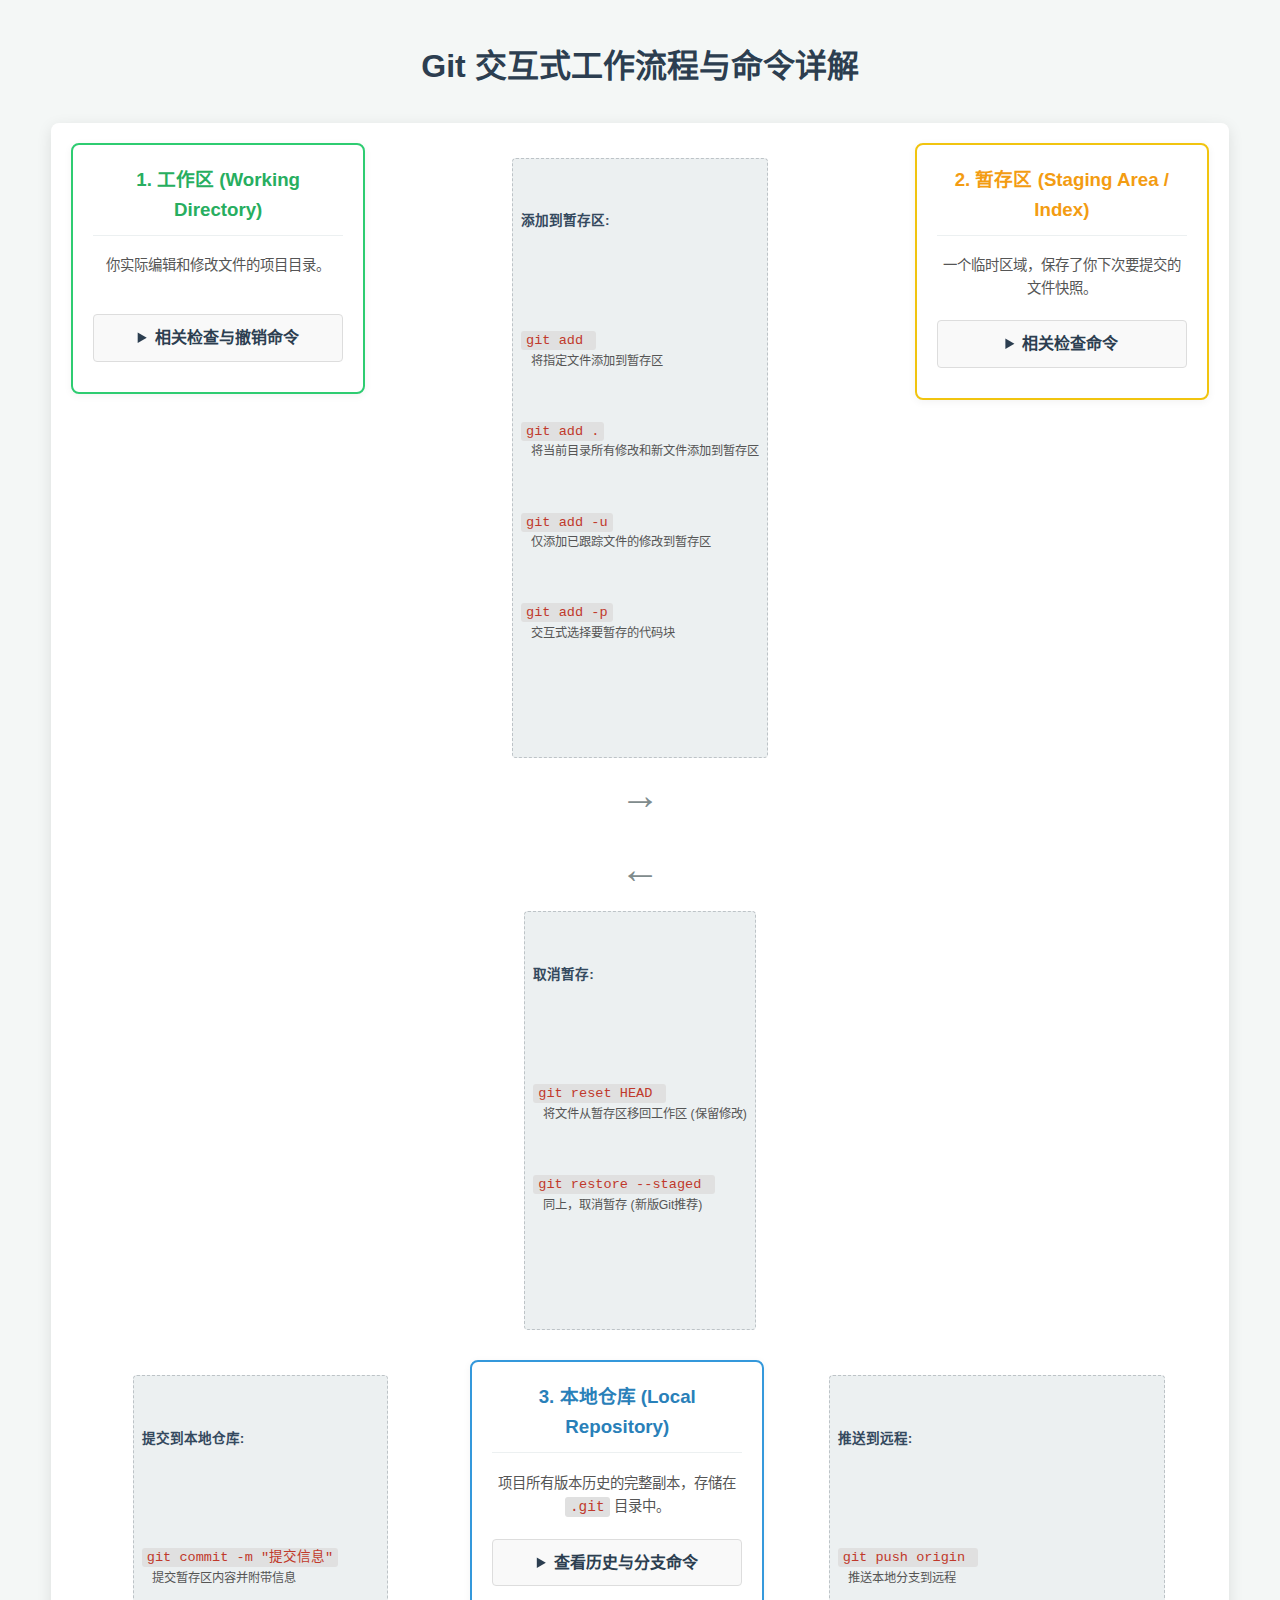
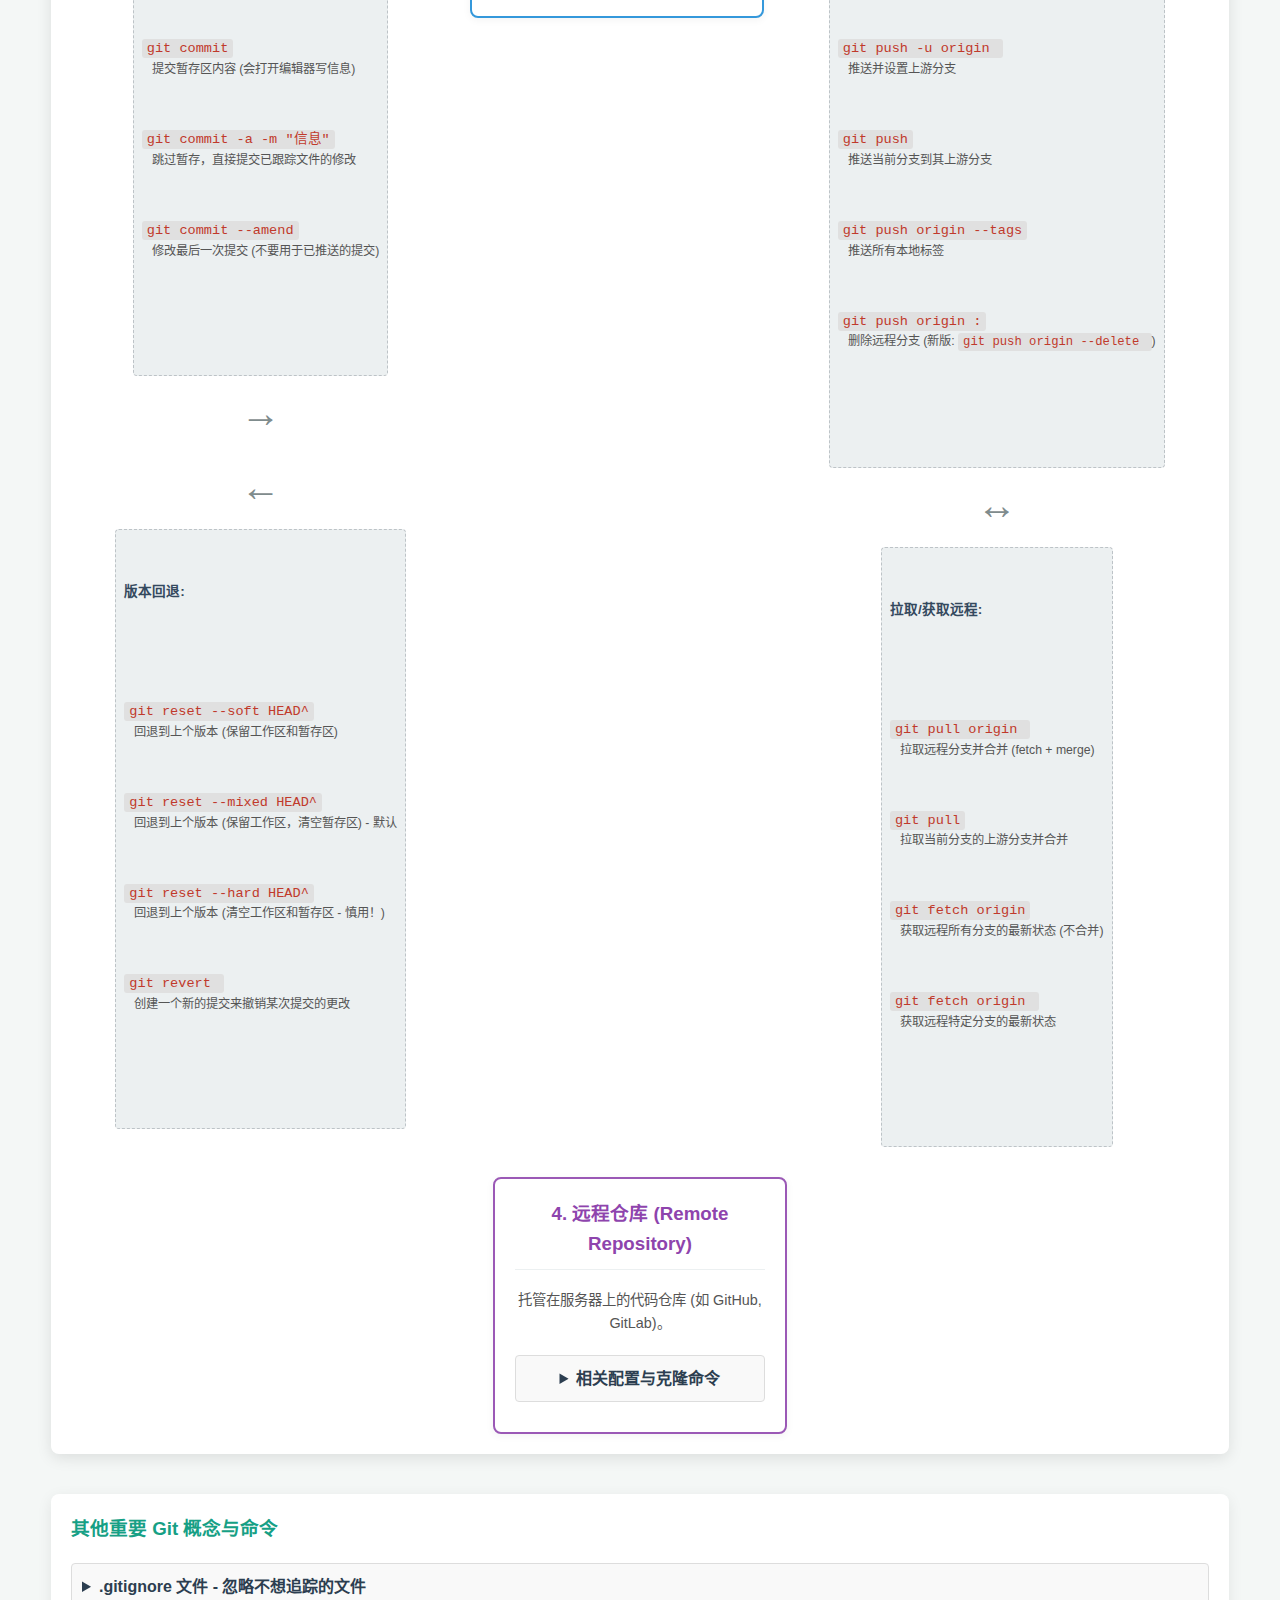
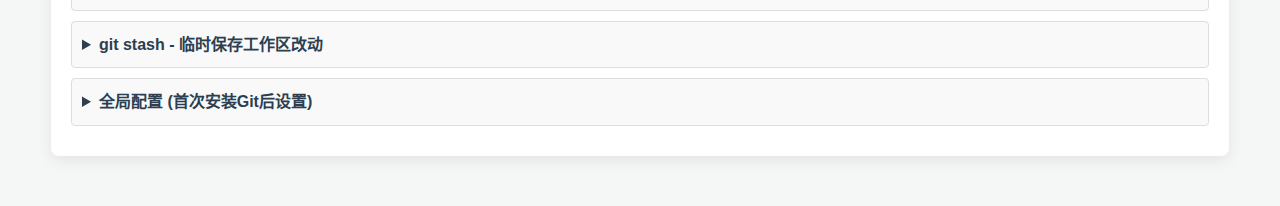
<file: data/git.html>
<!DOCTYPE html>
<html lang="zh-CN">
<head>
    <meta charset="UTF-8">
    <meta name="viewport" content="width=device-width, initial-scale=1.0">
    <title>Git 交互式工作流程图</title>
    <style>
        body {
            font-family: -apple-system, BlinkMacSystemFont, "Segoe UI", Roboto, "Helvetica Neue", Arial, sans-serif;
            line-height: 1.6;
            margin: 0;
            padding: 20px;
            background-color: #f4f7f6;
            color: #333;
            display: flex;
            flex-direction: column;
            align-items: center;
        }

        .container {
            width: 95%;
            max-width: 1200px;
            margin: 0 auto;
        }

        h1, h2 {
            color: #2c3e50;
            text-align: center;
            margin-bottom: 30px;
        }
        h2 {
            margin-top: 40px;
            border-bottom: 2px solid #e0e0e0;
            padding-bottom: 10px;
        }

        .workflow-diagram {
            display: flex;
            justify-content: space-around;
            align-items: flex-start; /* Align items to the top */
            flex-wrap: wrap; /* Allow wrapping for smaller screens */
            gap: 20px;
            margin-bottom: 40px;
            padding: 20px;
            background-color: #fff;
            border-radius: 8px;
            box-shadow: 0 4px 15px rgba(0, 0, 0, 0.1);
        }

        .area {
            background-color: #ffffff;
            border: 2px solid #bdc3c7;
            border-radius: 8px;
            padding: 20px;
            text-align: center;
            min-width: 220px; /* Minimum width for areas */
            flex-basis: 22%; /* Distribute space, allowing for wrapping */
            box-shadow: 0 2px 8px rgba(0,0,0,0.05);
            transition: transform 0.2s ease-in-out;
        }
        .area:hover {
            transform: translateY(-5px);
        }

        .area h3 {
            margin-top: 0;
            color: #2980b9;
            border-bottom: 1px solid #ecf0f1;
            padding-bottom: 10px;
        }
        .area p {
            font-size: 0.9em;
            color: #555;
            min-height: 40px; /* Ensure consistent height for descriptions */
        }

        .working-directory { border-color: #2ecc71; } /* Green */
        .working-directory h3 { color: #27ae60; }

        .staging-area { border-color: #f1c40f; } /* Yellow */
        .staging-area h3 { color: #f39c12; }

        .local-repo { border-color: #3498db; } /* Blue */
        .local-repo h3 { color: #2980b9; }

        .remote-repo { border-color: #9b59b6; } /* Purple */
        .remote-repo h3 { color: #8e44ad; }

        .arrow-group {
            display: flex;
            flex-direction: column;
            align-items: center;
            justify-content: center;
            text-align: center;
            flex-grow: 1; /* Allow arrows to take up space */
            padding: 10px 0;
            min-width: 150px; /* Ensure arrows have some width */
        }

        .arrow {
            font-size: 2.5em;
            color: #7f8c8d;
            margin: 5px 0;
            position: relative;
        }
        .arrow.right::after { content: '→'; }
        .arrow.left::after { content: '←'; }
        .arrow.up::after { content: '↑'; }
        .arrow.down::after { content: '↓'; }
        .arrow.bidirectional::after { content: '↔'; }


        .commands {
            font-size: 0.85em;
            margin-top: 5px;
            background-color: #ecf0f1;
            padding: 8px;
            border-radius: 4px;
            border: 1px dashed #bdc3c7;
            text-align: left;
            white-space: pre-wrap; /* Allow wrapping for long commands */
        }

        .commands strong {
            display: block;
            margin-bottom: 5px;
            color: #34495e;
        }

        code {
            background-color: #e0e0e0;
            padding: 2px 5px;
            border-radius: 3px;
            font-family: "Courier New", Courier, monospace;
            color: #c0392b;
        }

        .commands ul {
            list-style-type: none;
            padding-left: 0;
            margin-top: 5px;
        }
        .commands li {
            margin-bottom: 5px;
        }
        .commands li .cmd-desc {
            font-size: 0.9em;
            color: #555;
            display: block;
            margin-left: 10px;
        }
        .command-section {
            background-color: #fff;
            padding: 20px;
            margin-bottom: 30px;
            border-radius: 8px;
            box-shadow: 0 4px 15px rgba(0,0,0,0.08);
        }
        .command-section h3 {
            margin-top: 0;
            color: #16a085;
        }

        /* Responsive adjustments */
        @media (max-width: 900px) {
            .workflow-diagram {
                flex-direction: column;
                align-items: center;
            }
            .area {
                flex-basis: 80%; /* Full width on smaller screens */
                margin-bottom: 20px;
            }
            .arrow-group {
                min-width: auto;
                width: 100%;
            }
            .arrow.right::after, .arrow.left::after {
                content: '↓'; /* Change horizontal to vertical arrows */
            }
        }
        @media (max-width: 480px) {
            .area {
                min-width: 90%;
            }
            .commands {
                font-size: 0.8em;
            }
        }

        .details-container {
            margin-top: 20px;
        }

        details {
            background-color: #f9f9f9;
            border: 1px solid #ddd;
            border-radius: 4px;
            margin-bottom: 10px;
            padding: 10px;
        }

        summary {
            font-weight: bold;
            cursor: pointer;
            color: #2c3e50;
        }
        summary:hover {
            color: #3498db;
        }

    </style>
</head>
<body>
    <div class="container">
        <h1>Git 交互式工作流程与命令详解</h1>

        <div class="workflow-diagram">
            <!-- 工作区 -->
            <div class="area working-directory">
                <h3>1. 工作区 (Working Directory)</h3>
                <p>你实际编辑和修改文件的项目目录。</p>
                <div class="details-container">
                    <details>
                        <summary>相关检查与撤销命令</summary>
                        <div class="commands">
                            <ul>
                                <li><code>git status</code><span class="cmd-desc">查看工作区和暂存区状态</span></li>
                                <li><code>git diff</code><span class="cmd-desc">查看工作区相对于暂存区的改动</span></li>
                                <li><code>git diff HEAD</code><span class="cmd-desc">查看工作区相对于最新提交的改动</span></li>
                                <li><code>git checkout -- <file></code><span class="cmd-desc">撤销工作区中指定文件的修改 (慎用！会丢失修改)</span></li>
                                <li><code>git restore <file></code><span class="cmd-desc">同上，撤销工作区修改 (新版Git推荐)</span></li>
                                <li><code>git clean -fd</code><span class="cmd-desc">移除未被追踪的文件和目录 (慎用！)</span></li>
                            </ul>
                        </div>
                    </details>
                </div>
            </div>

            <div class="arrow-group">
                <div class="commands">
                    <strong>添加到暂存区:</strong>
                    <ul>
                        <li><code>git add <file></code><span class="cmd-desc">将指定文件添加到暂存区</span></li>
                        <li><code>git add .</code><span class="cmd-desc">将当前目录所有修改和新文件添加到暂存区</span></li>
                        <li><code>git add -u</code><span class="cmd-desc">仅添加已跟踪文件的修改到暂存区</span></li>
                        <li><code>git add -p</code><span class="cmd-desc">交互式选择要暂存的代码块</span></li>
                    </ul>
                </div>
                <div class="arrow right"></div>
                <div class="arrow left"></div>
                 <div class="commands">
                    <strong>取消暂存:</strong>
                    <ul>
                        <li><code>git reset HEAD <file></code><span class="cmd-desc">将文件从暂存区移回工作区 (保留修改)</span></li>
                        <li><code>git restore --staged <file></code><span class="cmd-desc">同上，取消暂存 (新版Git推荐)</span></li>
                    </ul>
                </div>
            </div>

            <!-- 暂存区 -->
            <div class="area staging-area">
                <h3>2. 暂存区 (Staging Area / Index)</h3>
                <p>一个临时区域，保存了你下次要提交的文件快照。</p>
                 <div class="details-container">
                    <details>
                        <summary>相关检查命令</summary>
                        <div class="commands">
                            <ul>
                                <li><code>git status</code><span class="cmd-desc">查看暂存区状态</span></li>
                                <li><code>git diff --staged</code><span class="cmd-desc">查看暂存区相对于最新提交的改动</span></li>
                                <li><code>git diff --cached</code><span class="cmd-desc">同上</span></li>
                            </ul>
                        </div>
                    </details>
                </div>
            </div>

            <div class="arrow-group">
                <div class="commands">
                    <strong>提交到本地仓库:</strong>
                    <ul>
                        <li><code>git commit -m "提交信息"</code><span class="cmd-desc">提交暂存区内容并附带信息</span></li>
                        <li><code>git commit</code><span class="cmd-desc">提交暂存区内容 (会打开编辑器写信息)</span></li>
                        <li><code>git commit -a -m "信息"</code><span class="cmd-desc">跳过暂存，直接提交已跟踪文件的修改</span></li>
                        <li><code>git commit --amend</code><span class="cmd-desc">修改最后一次提交 (不要用于已推送的提交)</span></li>
                    </ul>
                </div>
                <div class="arrow right"></div>
                 <div class="arrow left"></div>
                 <div class="commands">
                    <strong>版本回退:</strong>
                    <ul>
                        <li><code>git reset --soft HEAD^</code><span class="cmd-desc">回退到上个版本 (保留工作区和暂存区)</span></li>
                        <li><code>git reset --mixed HEAD^</code><span class="cmd-desc">回退到上个版本 (保留工作区，清空暂存区) - 默认</span></li>
                        <li><code>git reset --hard HEAD^</code><span class="cmd-desc">回退到上个版本 (清空工作区和暂存区 - 慎用！)</span></li>
                        <li><code>git revert <commit-id></code><span class="cmd-desc">创建一个新的提交来撤销某次提交的更改</span></li>
                    </ul>
                </div>
            </div>

            <!-- 本地仓库 -->
            <div class="area local-repo">
                <h3>3. 本地仓库 (Local Repository)</h3>
                <p>项目所有版本历史的完整副本，存储在 <code>.git</code> 目录中。</p>
                 <div class="details-container">
                    <details>
                        <summary>查看历史与分支命令</summary>
                        <div class="commands">
                            <ul>
                                <li><code>git log</code><span class="cmd-desc">查看提交历史</span></li>
                                <li><code>git log --oneline</code><span class="cmd-desc">单行简洁历史</span></li>
                                <li><code>git log --graph --oneline --all --decorate</code><span class="cmd-desc">图形化分支历史</span></li>
                                <li><code>git branch</code><span class="cmd-desc">列出本地分支</span></li>
                                <li><code>git branch <name></code><span class="cmd-desc">创建新分支</span></li>
                                <li><code>git switch <name></code><span class="cmd-desc">切换分支 (推荐)</span></li>
                                <li><code>git checkout <name></code><span class="cmd-desc">切换分支 (旧版)</span></li>
                                <li><code>git switch -c <name></code><span class="cmd-desc">创建并切换到新分支</span></li>
                                <li><code>git checkout -b <name></code><span class="cmd-desc">创建并切换到新分支 (旧版)</span></li>
                                <li><code>git merge <branch></code><span class="cmd-desc">合并指定分支到当前分支</span></li>
                                <li><code>git rebase <branch></code><span class="cmd-desc">变基 (另一种合并方式，使历史线性)</span></li>
                                <li><code>git branch -d <name></code><span class="cmd-desc">删除已合并分支</span></li>
                                <li><code>git branch -D <name></code><span class="cmd-desc">强制删除分支</span></li>
                                <li><code>git tag <tagname></code><span class="cmd-desc">创建标签 (如版本号)</span></li>
                            </ul>
                        </div>
                    </details>
                </div>
            </div>

             <div class="arrow-group">
                <div class="commands">
                    <strong>推送到远程:</strong>
                    <ul>
                        <li><code>git push origin <branch></code><span class="cmd-desc">推送本地分支到远程</span></li>
                        <li><code>git push -u origin <branch></code><span class="cmd-desc">推送并设置上游分支</span></li>
                        <li><code>git push</code><span class="cmd-desc">推送当前分支到其上游分支</span></li>
                        <li><code>git push origin --tags</code><span class="cmd-desc">推送所有本地标签</span></li>
                         <li><code>git push origin :<branch></code><span class="cmd-desc">删除远程分支 (新版: <code>git push origin --delete <branch></code>)</span></li>
                    </ul>
                </div>
                <div class="arrow bidirectional"></div>
                 <div class="commands">
                    <strong>拉取/获取远程:</strong>
                    <ul>
                        <li><code>git pull origin <branch></code><span class="cmd-desc">拉取远程分支并合并 (fetch + merge)</span></li>
                        <li><code>git pull</code><span class="cmd-desc">拉取当前分支的上游分支并合并</span></li>
                        <li><code>git fetch origin</code><span class="cmd-desc">获取远程所有分支的最新状态 (不合并)</span></li>
                        <li><code>git fetch origin <branch></code><span class="cmd-desc">获取远程特定分支的最新状态</span></li>
                    </ul>
                </div>
            </div>

            <!-- 远程仓库 -->
            <div class="area remote-repo">
                <h3>4. 远程仓库 (Remote Repository)</h3>
                <p>托管在服务器上的代码仓库 (如 GitHub, GitLab)。</p>
                 <div class="details-container">
                    <details>
                        <summary>相关配置与克隆命令</summary>
                        <div class="commands">
                            <ul>
                                <li><code>git clone <url></code><span class="cmd-desc">克隆远程仓库到本地</span></li>
                                <li><code>git remote add origin <url></code><span class="cmd-desc">关联本地仓库到远程 (origin是别名)</span></li>
                                <li><code>git remote -v</code><span class="cmd-desc">查看已配置的远程仓库</span></li>
                                <li><code>git remote show origin</code><span class="cmd-desc">查看远程仓库origin的详细信息</span></li>
                                <li><code>git remote rename old new</code><span class="cmd-desc">重命名远程仓库别名</span></li>
                                <li><code>git remote rm <name></code><span class="cmd-desc">移除远程仓库关联</span></li>
                            </ul>
                        </div>
                    </details>
                </div>
            </div>
        </div>

        <div class="command-section">
            <h3>其他重要 Git 概念与命令</h3>

            <details>
                <summary><strong>.gitignore 文件</strong> - 忽略不想追踪的文件</summary>
                <div class="commands">
                    <p>在项目根目录创建 <code>.gitignore</code> 文件，列出要忽略的文件或文件夹模式，例如：</p>
                    <code>
*.log
node_modules/
.DS_Store
dist/
                    </code>
                    <ul>
                        <li><code>git rm --cached <file></code><span class="cmd-desc">如果文件已被追踪，用此命令停止追踪，然后添加到 .gitignore</span></li>
                    </ul>
                </div>
            </details>

            <details>
                <summary><strong>git stash</strong> - 临时保存工作区改动</summary>
                <div class="commands">
                    <ul>
                        <li><code>git stash</code><span class="cmd-desc">保存当前工作区和暂存区的改动到“储藏区”</span></li>
                        <li><code>git stash save "message"</code><span class="cmd-desc">保存并附带信息</span></li>
                        <li><code>git stash list</code><span class="cmd-desc">查看所有储藏</span></li>
                        <li><code>git stash pop</code><span class="cmd-desc">恢复最近的储藏并从列表删除 (可能有冲突)</span></li>
                        <li><code>git stash apply stash@{N}</code><span class="cmd-desc">恢复指定的储藏 (不删除)</span></li>
                        <li><code>git stash drop stash@{N}</code><span class="cmd-desc">删除指定的储藏</span></li>
                        <li><code>git stash clear</code><span class="cmd-desc">清空所有储藏</span></li>
                    </ul>
                </div>
            </details>

            <details>
                <summary><strong>全局配置 (首次安装Git后设置)</strong></summary>
                <div class="commands">
                    <ul>
                        <li><code>git config --global user.name "Your Name"</code></li>
                        <li><code>git config --global user.email "youremail@example.com"</code></li>
                        <li><code>git config --global core.autocrlf input</code> (Windows推荐) / <code>true</code> (Mac/Linux推荐)</li>
                        <li><code>git config --list</code><span class="cmd-desc">查看所有配置</span></li>
                    </ul>
                </div>
            </details>
        </div>
    </div>

    <script>
        // No complex JS needed for this static visualization,
        // but you could add interactivity here later if desired,
        // e.g., clicking a command shows more details or examples.
        console.log("Git Workflow Diagram Loaded!");
    </script>
</body>
</html>
</file>
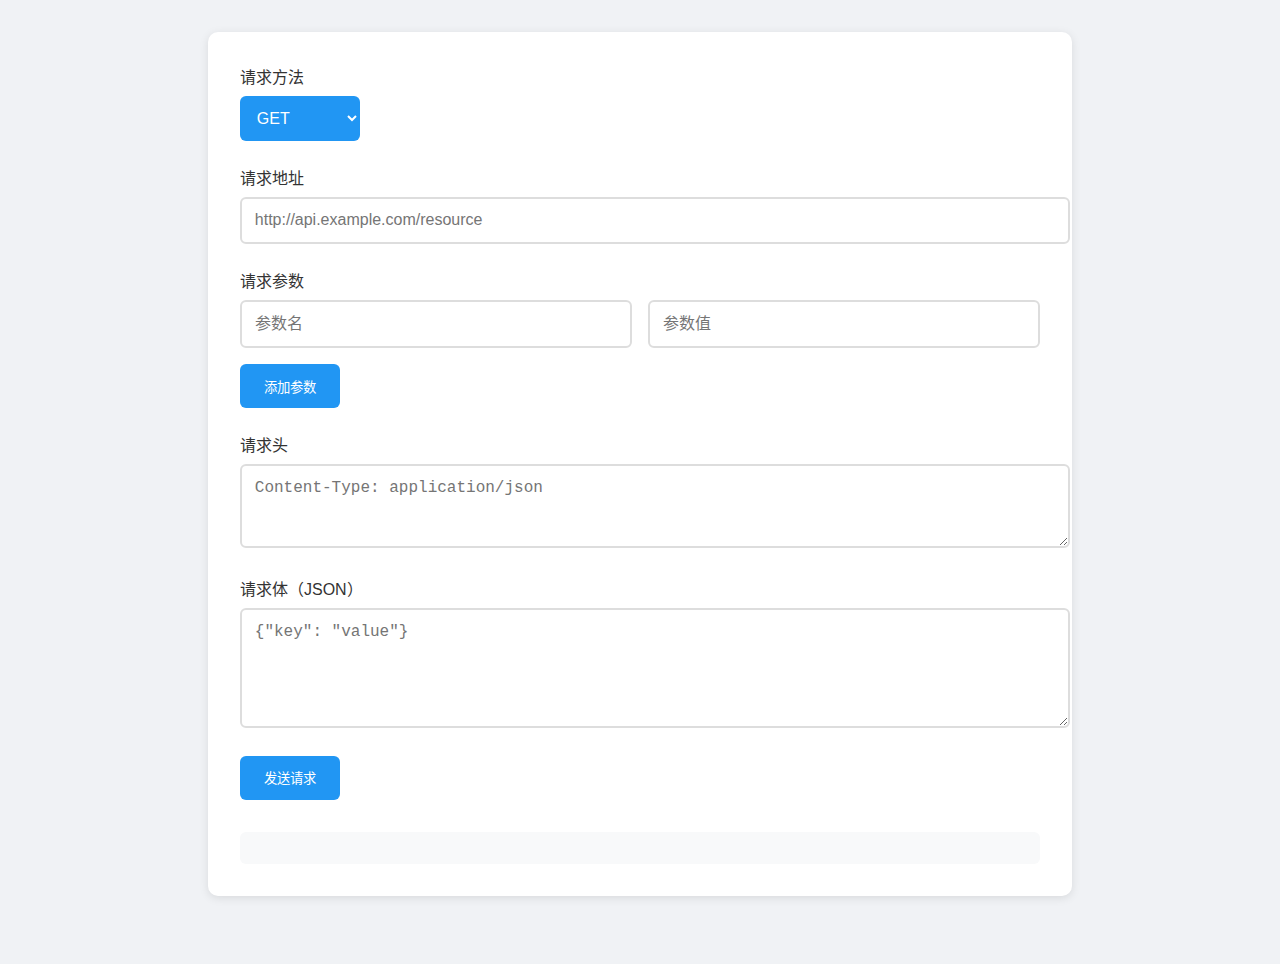
<file: data/hh.html>
<!DOCTYPE html>
<html lang="zh-CN">
<head>
    <meta charset="UTF-8">
    <title>简易API测试工具</title>
    <style>
        :root {
            --primary: #2196F3;
            --success: #4CAF50;
            --danger: #f44336;
            --dark: #333;
            --light: #f8f9fa;
        }

        body {
            font-family: 'Segoe UI', sans-serif;
            background: #f0f2f5;
            min-height: 100vh;
            padding: 2rem;
            margin: 0;
        }

        .container {
            max-width: 800px;
            margin: 0 auto;
            background: white;
            border-radius: 10px;
            box-shadow: 0 2px 10px rgba(0,0,0,0.1);
            padding: 2rem;
        }

        .form-group {
            margin-bottom: 1.5rem;
        }

        label {
            display: block;
            margin-bottom: 0.5rem;
            color: var(--dark);
            font-weight: 500;
        }

        input, select, textarea {
            width: 100%;
            padding: 0.8rem;
            border: 2px solid #ddd;
            border-radius: 6px;
            font-size: 1rem;
            transition: all 0.3s ease;
        }

        input:focus, select:focus, textarea:focus {
            border-color: var(--primary);
            outline: none;
            box-shadow: 0 0 0 3px rgba(33, 150, 243, 0.1);
        }

        .method-select {
            max-width: 120px;
            background: var(--primary);
            color: white;
            border: none;
        }

        .param-row {
            display: flex;
            gap: 1rem;
            margin-bottom: 1rem;
        }

        .param-row input {
            flex: 1;
        }

        button {
            background: var(--primary);
            color: white;
            padding: 0.8rem 1.5rem;
            border: none;
            border-radius: 6px;
            cursor: pointer;
            transition: all 0.3s ease;
        }

        button:hover {
            opacity: 0.9;
            transform: translateY(-1px);
        }

        .response {
            margin-top: 2rem;
            padding: 1rem;
            background: var(--light);
            border-radius: 6px;
            white-space: pre-wrap;
        }
    </style>
</head>
<body>
    <div class="container">
        <form id="apiForm" target="responseFrame">
            <div class="form-group">
                <label>请求方法</label>
                <select class="method-select" name="_method" required>
                    <option value="GET">GET</option>
                    <option value="POST">POST</option>
                    <option value="PUT">PUT</option>
                    <option value="DELETE">DELETE</option>
                </select>
            </div>

            <div class="form-group">
                <label>请求地址</label>
                <input type="url" name="url" placeholder="http://api.example.com/resource" required>
            </div>

            <div class="form-group">
                <label>请求参数</label>
                <div id="paramsContainer">
                    <div class="param-row">
                        <input type="text" name="paramKey[]" placeholder="参数名">
                        <input type="text" name="paramValue[]" placeholder="参数值">
                    </div>
                </div>
                <button type="button" onclick="addParam()">添加参数</button>
            </div>

            <div class="form-group">
                <label>请求头</label>
                <textarea name="headers" rows="3" placeholder="Content-Type: application/json"></textarea>
            </div>

            <div class="form-group">
                <label>请求体（JSON）</label>
                <textarea name="body" rows="5" placeholder='{"key": "value"}'></textarea>
            </div>

            <button type="submit">发送请求</button>
        </form>

        <div class="response" id="response"></div>
    </div>

    <script>
        // 动态添加参数
        function addParam() {
            const container = document.getElementById('paramsContainer');
            const newRow = document.createElement('div');
            newRow.className = 'param-row';
            newRow.innerHTML = `
                <input type="text" name="paramKey[]" placeholder="参数名">
                <input type="text" name="paramValue[]" placeholder="参数值">
            `;
            container.appendChild(newRow);
        }

        // 表单提交处理
        document.getElementById('apiForm').addEventListener('submit', async (e) => {
            e.preventDefault();
            
            const formData = new FormData(e.target);
            const params = {
                method: formData.get('_method'),
                url: formData.get('url'),
                headers: parseHeaders(formData.get('headers')),
                body: formData.get('body')
            };

            // 处理查询参数
            const paramKeys = formData.getAll('paramKey[]');
            const paramValues = formData.getAll('paramValue[]');
            const queryParams = new URLSearchParams();
            paramKeys.forEach((key, index) => {
                if (key && paramValues[index]) {
                    queryParams.append(key, paramValues[index]);
                }
            });

            // 构建最终URL
            let finalUrl = params.url;
            if (queryParams.toString()) {
                finalUrl += (finalUrl.includes('?') ? '&' : '?') + queryParams.toString();
            }

            try {
                const response = await fetch(finalUrl, {
                    method: params.method,
                    headers: params.headers,
                    body: params.method === 'GET' ? null : params.body
                });

                const data = await response.text();
                displayResponse({
                    status: response.status,
                    statusText: response.statusText,
                    headers: [...response.headers],
                    body: data
                });
            } catch (error) {
                displayResponse({ error: error.message });
            }
        });

        function parseHeaders(headerText) {
            const headers = new Headers();
            headerText.split('\n').forEach(line => {
                const [key, value] = line.split(':').map(s => s.trim());
                if (key && value) headers.append(key, value);
            });
            return headers;
        }

        function displayResponse(response) {
            const container = document.getElementById('response');
            let content = '';
            
            if (response.error) {
                content = `❌ 错误: ${response.error}`;
                container.style.color = 'var(--danger)';
            } else {
                content = `HTTP ${response.status} ${response.statusText}\n\n` +
                          `响应头:\n${JSON.stringify(Object.fromEntries(response.headers), null, 2)}\n\n` +
                          `响应体:\n${response.body}`;
                container.style.color = response.status >= 400 ? 'var(--danger)' : 'var(--success)';
            }
            
            container.textContent = content;
        }
    </script>
</body>
</html>
</file>
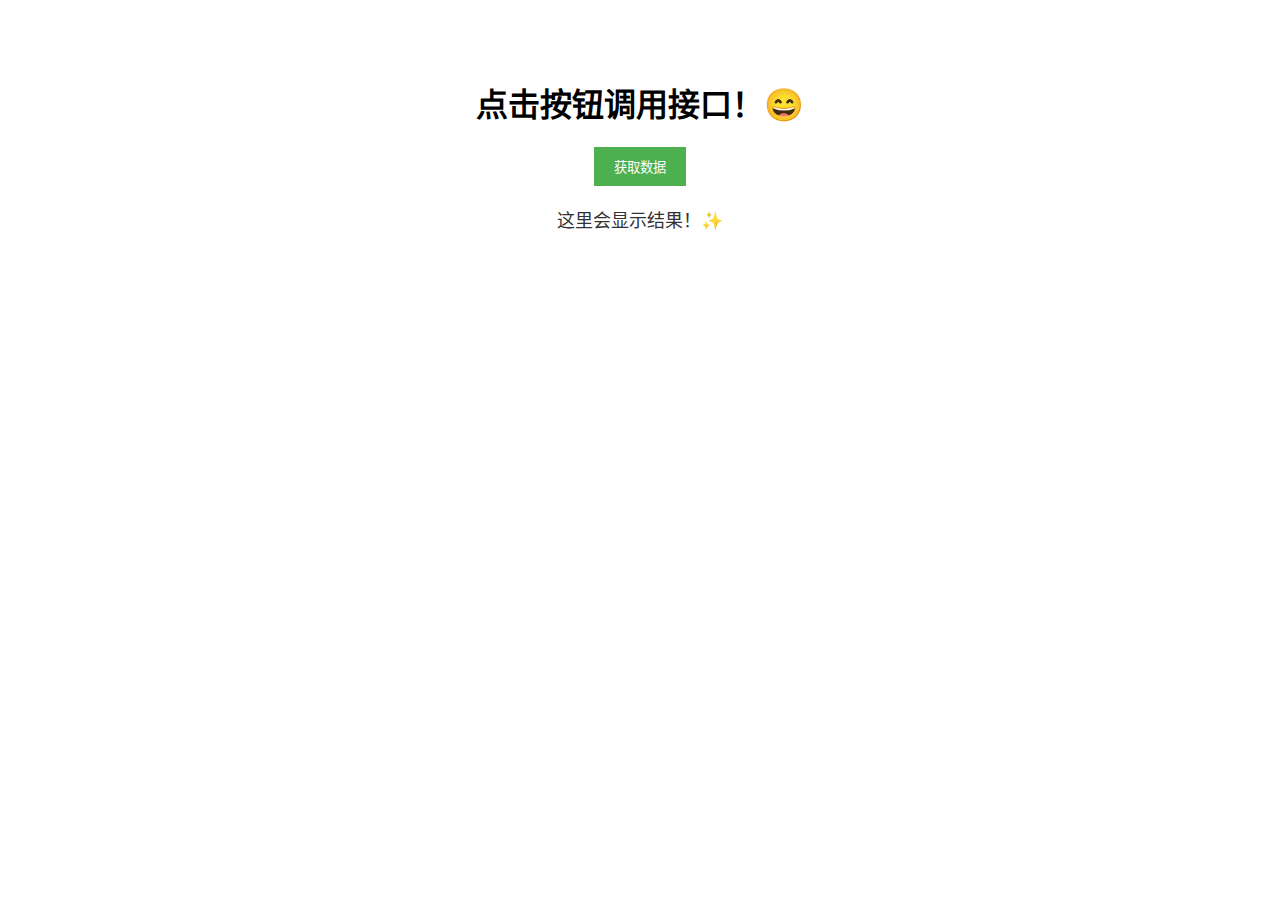
<file: data/requst.html>
<!DOCTYPE html>
<html lang="zh-CN">
<head>
    <meta charset="UTF-8">
    <title>调用接口示例</title>
    <style>
        body { font-family: Arial, sans-serif; text-align: center; padding: 50px; }
        button { padding: 10px 20px; background-color: #4CAF50; color: white; border: none; cursor: pointer; }
        button:hover { background-color: #45a049; }
        #result { margin-top: 20px; font-size: 18px; color: #333; }
    </style>
</head>
<body>
    <h1>点击按钮调用接口！😄</h1>
    <button onclick="fetchData()">获取数据</button>
    <div id="result">这里会显示结果！✨</div>

    <script>
        async function fetchData() {
            try {
                // 调用接口
                const response = await fetch('https://jsonplaceholder.typicode.com/todos/1');
                if (!response.ok) throw new Error('网络错误啦！');
                
                // 解析 JSON 数据
                const data = await response.json();
                
                // 显示结果
                const resultDiv = document.getElementById('result');
                resultDiv.innerHTML = `
                    <strong>任务 ID:</strong> ${data.id} <br>
                    <strong>标题:</strong> ${data.title} <br>
                    <strong>完成状态:</strong> ${data.completed ? '已完成 ✅' : '未完成 ❌'}
                `;
            } catch (error) {
                document.getElementById('result').innerHTML = `出错啦：${error.message} 😭`;
            }
        }
    </script>
</body>
</html>
</file>
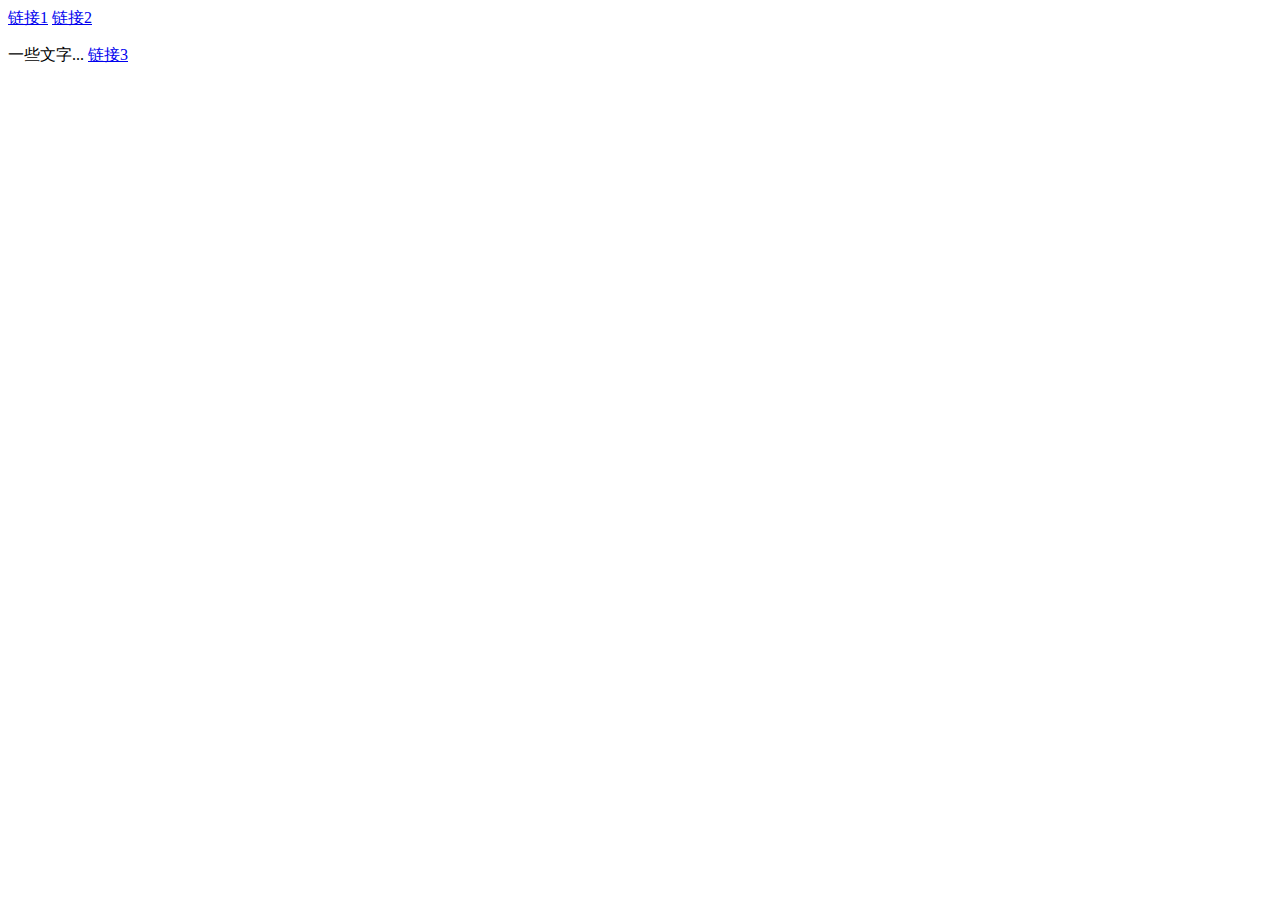
<file: ch5/5-2/a.html>
<!DOCTYPE html>
<html>
<head>
    <title>我的网页</title>
</head>
<body>
    <a href="https://example.com">链接1</a>
    <a href="https://google.com">链接2</a>
    <p>一些文字... <a href="https://golang.org">链接3</a></p>
</body>
</html>
</file>
